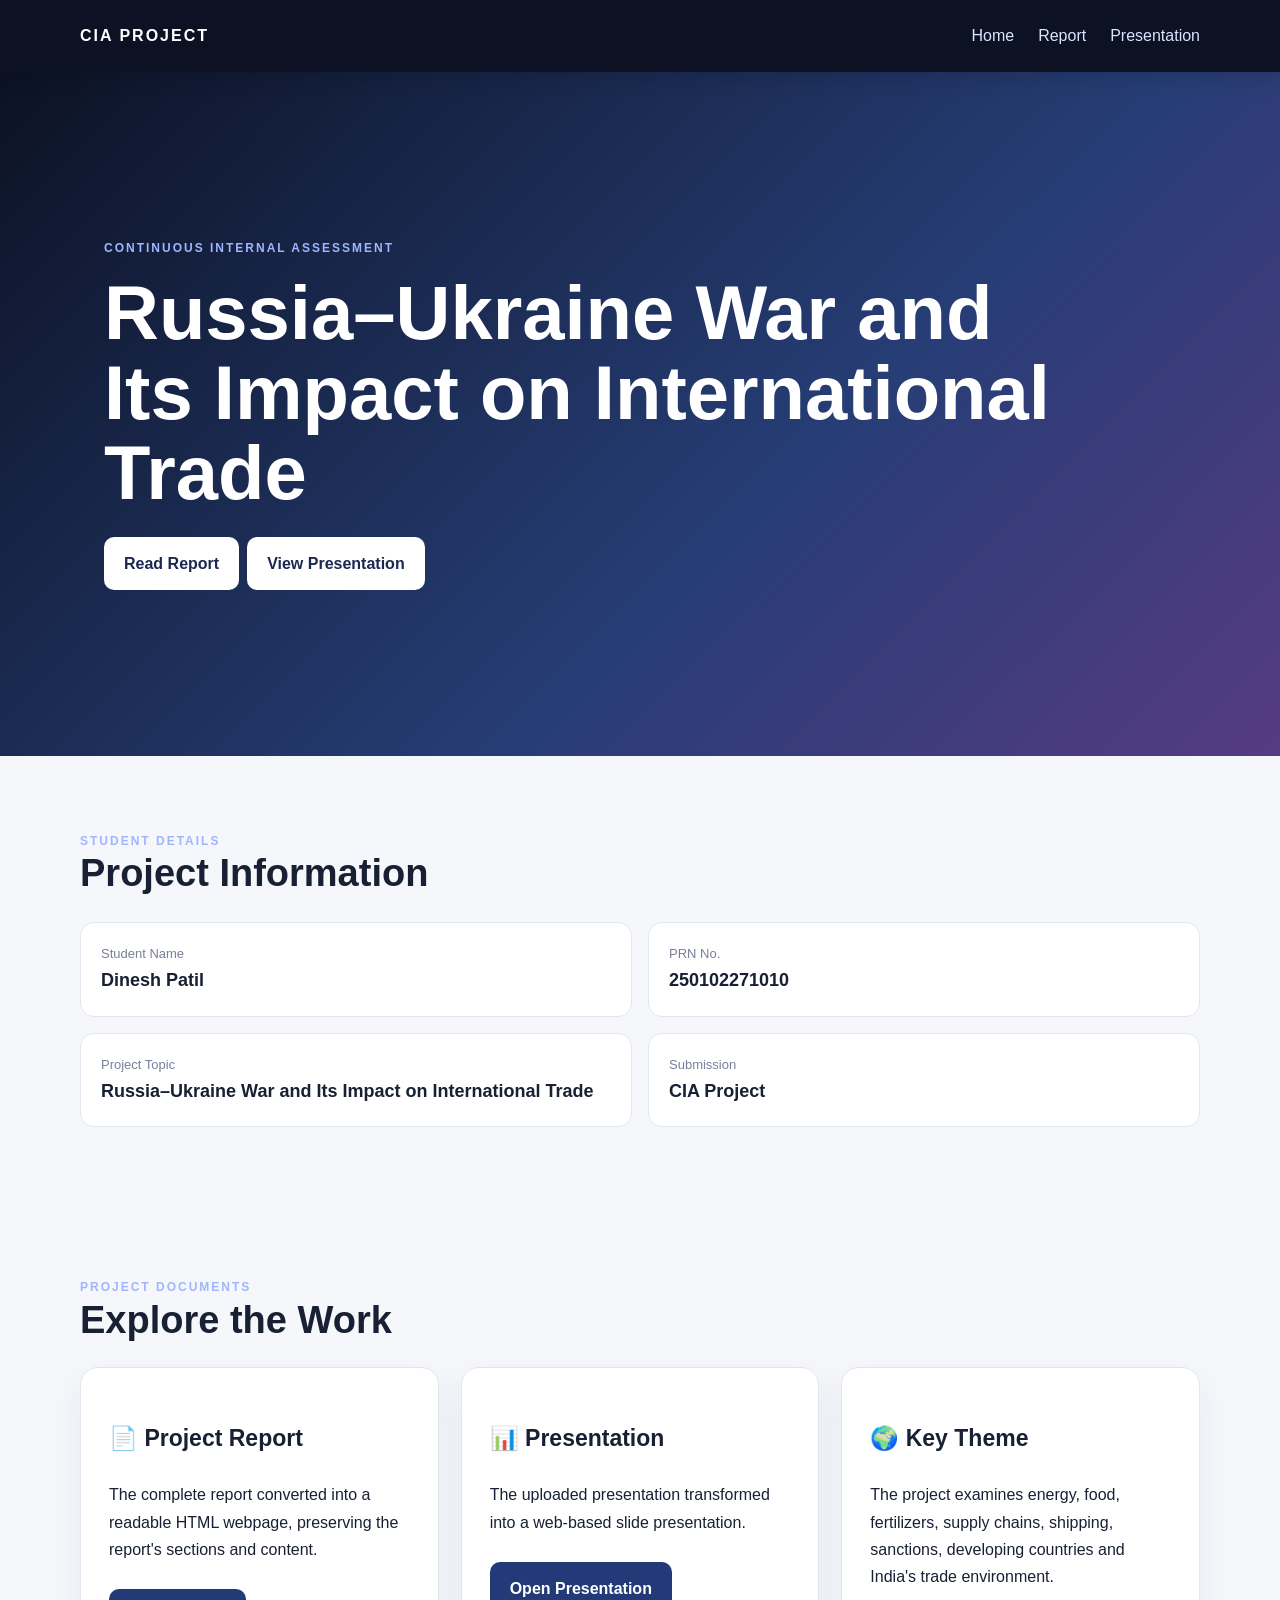
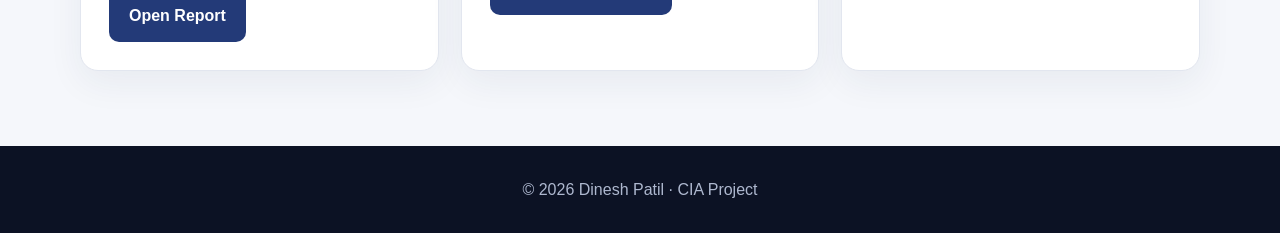
<file: index.html>
<!doctype html><html lang="en"><head><meta charset="utf-8"><meta name="viewport" content="width=device-width,initial-scale=1"><title>CIA Project | Dinesh Patil</title><link rel="stylesheet" href="style.css"></head><body>
<nav><a class="brand" href="index.html">CIA PROJECT</a>
<div class="links"><a href="index.html">Home</a><a href="report.html">Report</a><a href="presentation.html">Presentation</a></div></nav>
<header class="hero"><div class="wrap"><div class="kicker">Continuous Internal Assessment</div>
<h1>Russia–Ukraine War and Its Impact on International Trade</h1>
<a class="button" href="report.html">Read Report</a><a class="button" href="presentation.html">View Presentation</a>
</div></header>
<section><div class="section-inner"><div class="kicker">Student Details</div><h2>Project Information</h2>
<div class="meta"><div><span>Student Name</span><strong>Dinesh Patil</strong></div><div><span>PRN No.</span><strong>250102271010</strong></div><div><span>Project Topic</span><strong>Russia–Ukraine War and Its Impact on International Trade</strong></div><div><span>Submission</span><strong>CIA Project</strong></div></div></div></section>
<section><div class="section-inner"><div class="kicker">Project Documents</div><h2>Explore the Work</h2><div class="cards">
<div class="card"><h3>📄 Project Report</h3><p>The complete report converted into a readable HTML webpage, preserving the report's sections and content.</p><a class="button dark" href="report.html">Open Report</a></div>
<div class="card"><h3>📊 Presentation</h3><p>The uploaded presentation transformed into a web-based slide presentation.</p><a class="button dark" href="presentation.html">Open Presentation</a></div>
<div class="card"><h3>🌍 Key Theme</h3><p>The project examines energy, food, fertilizers, supply chains, shipping, sanctions, developing countries and India's trade environment.</p></div>
</div></div></section>
<footer>© 2026 Dinesh Patil · CIA Project</footer></body></html>
</file>
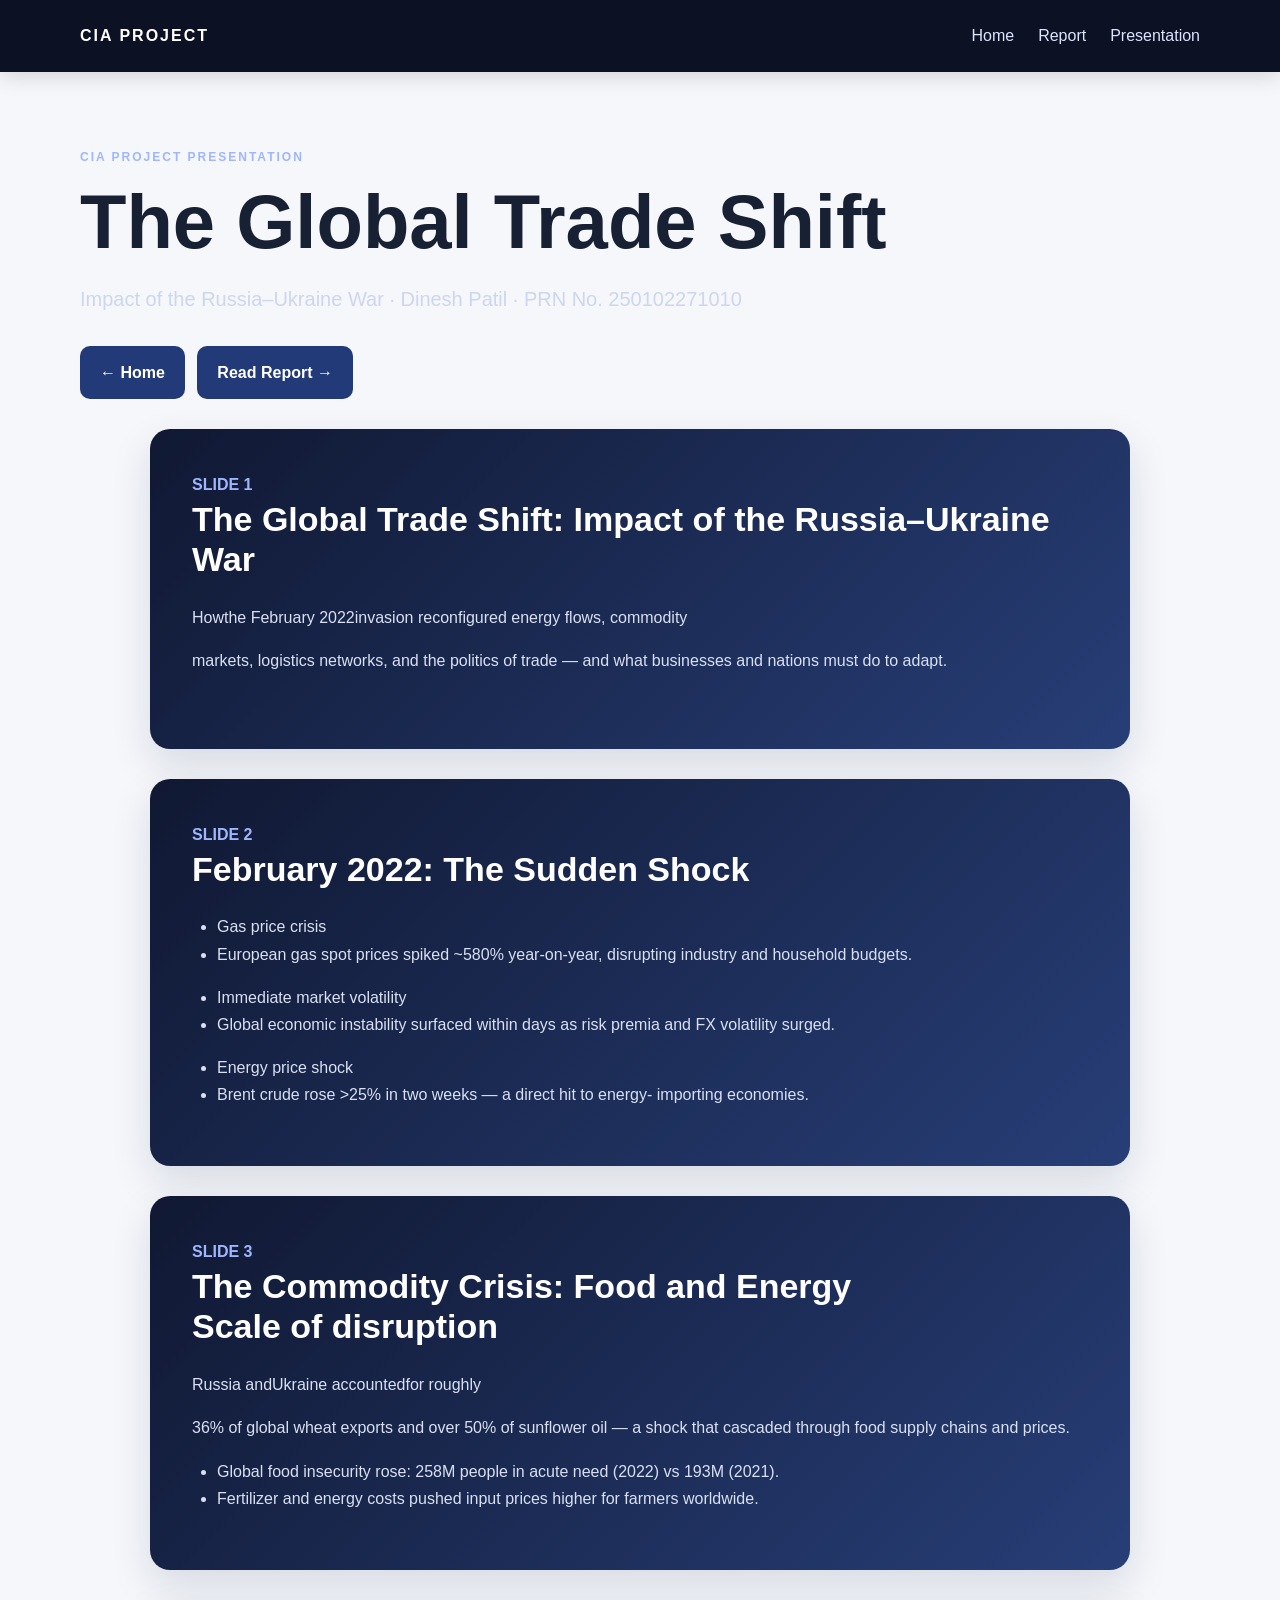
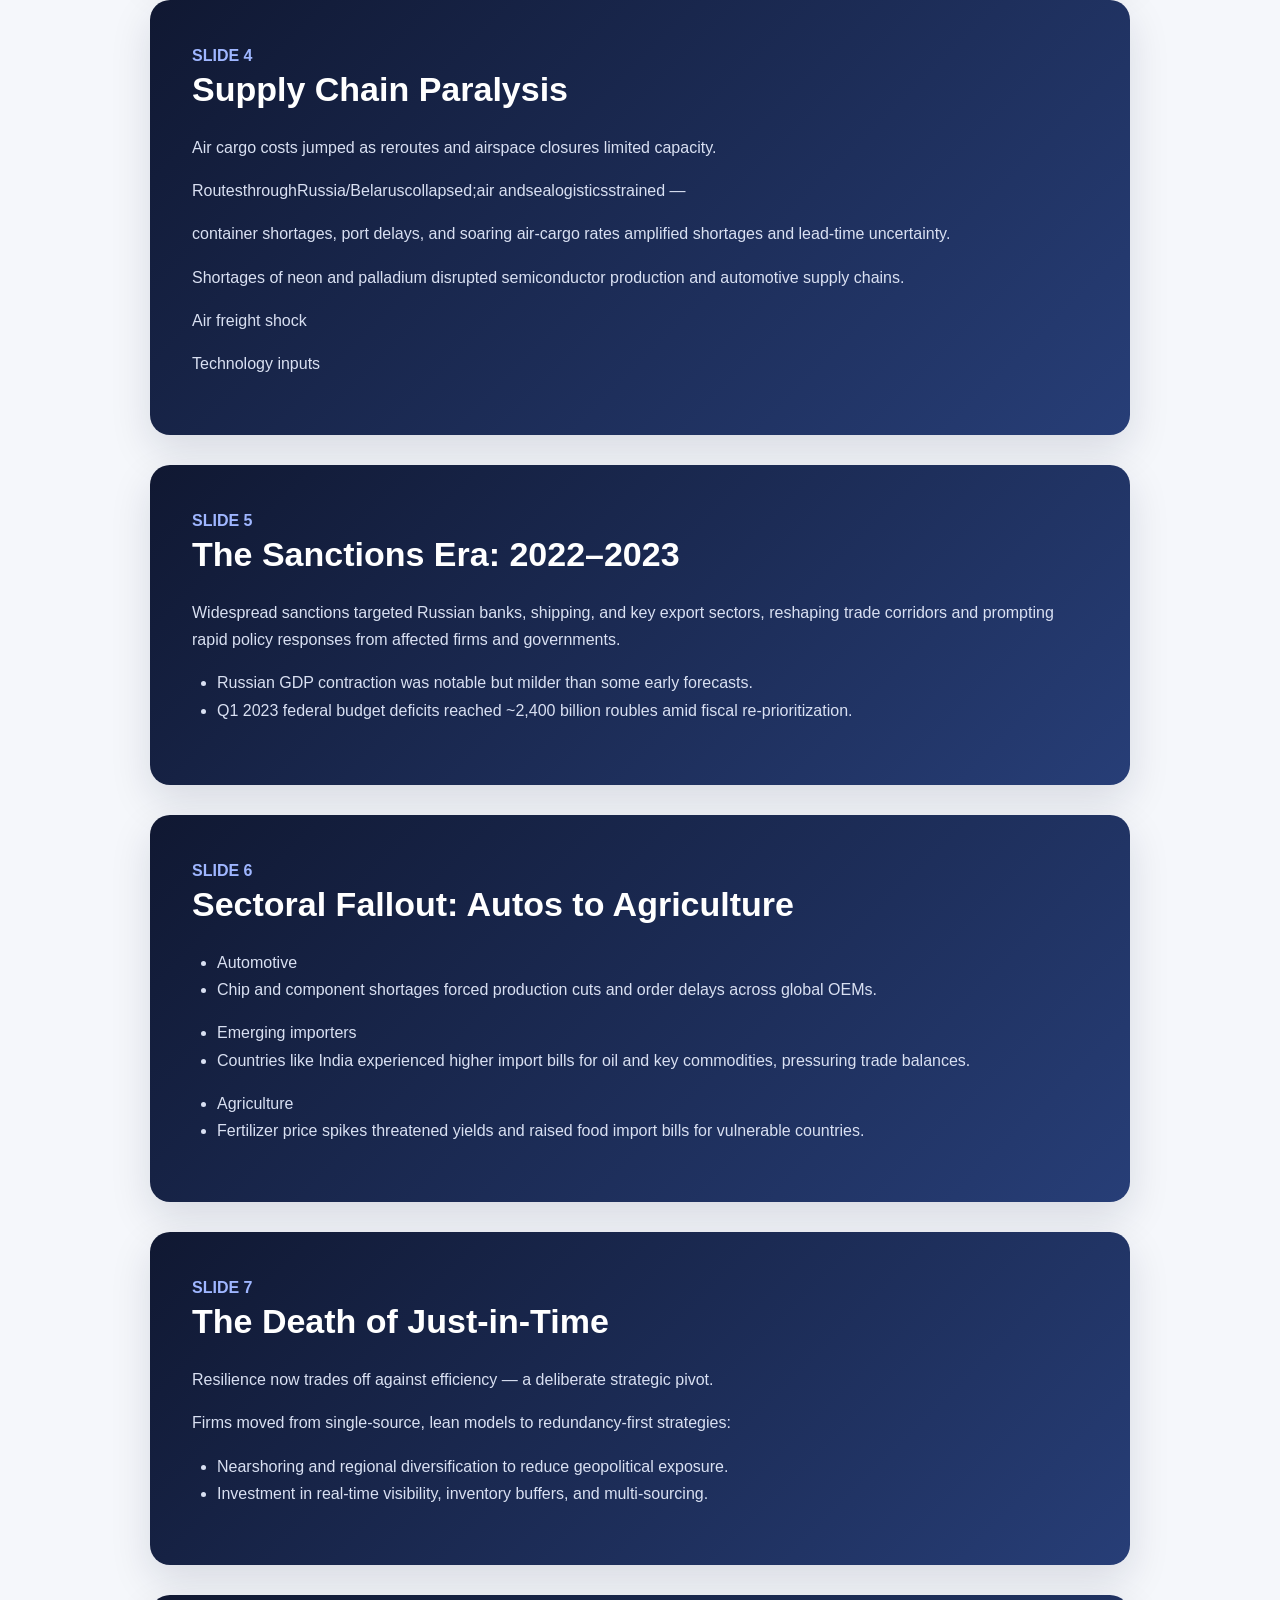
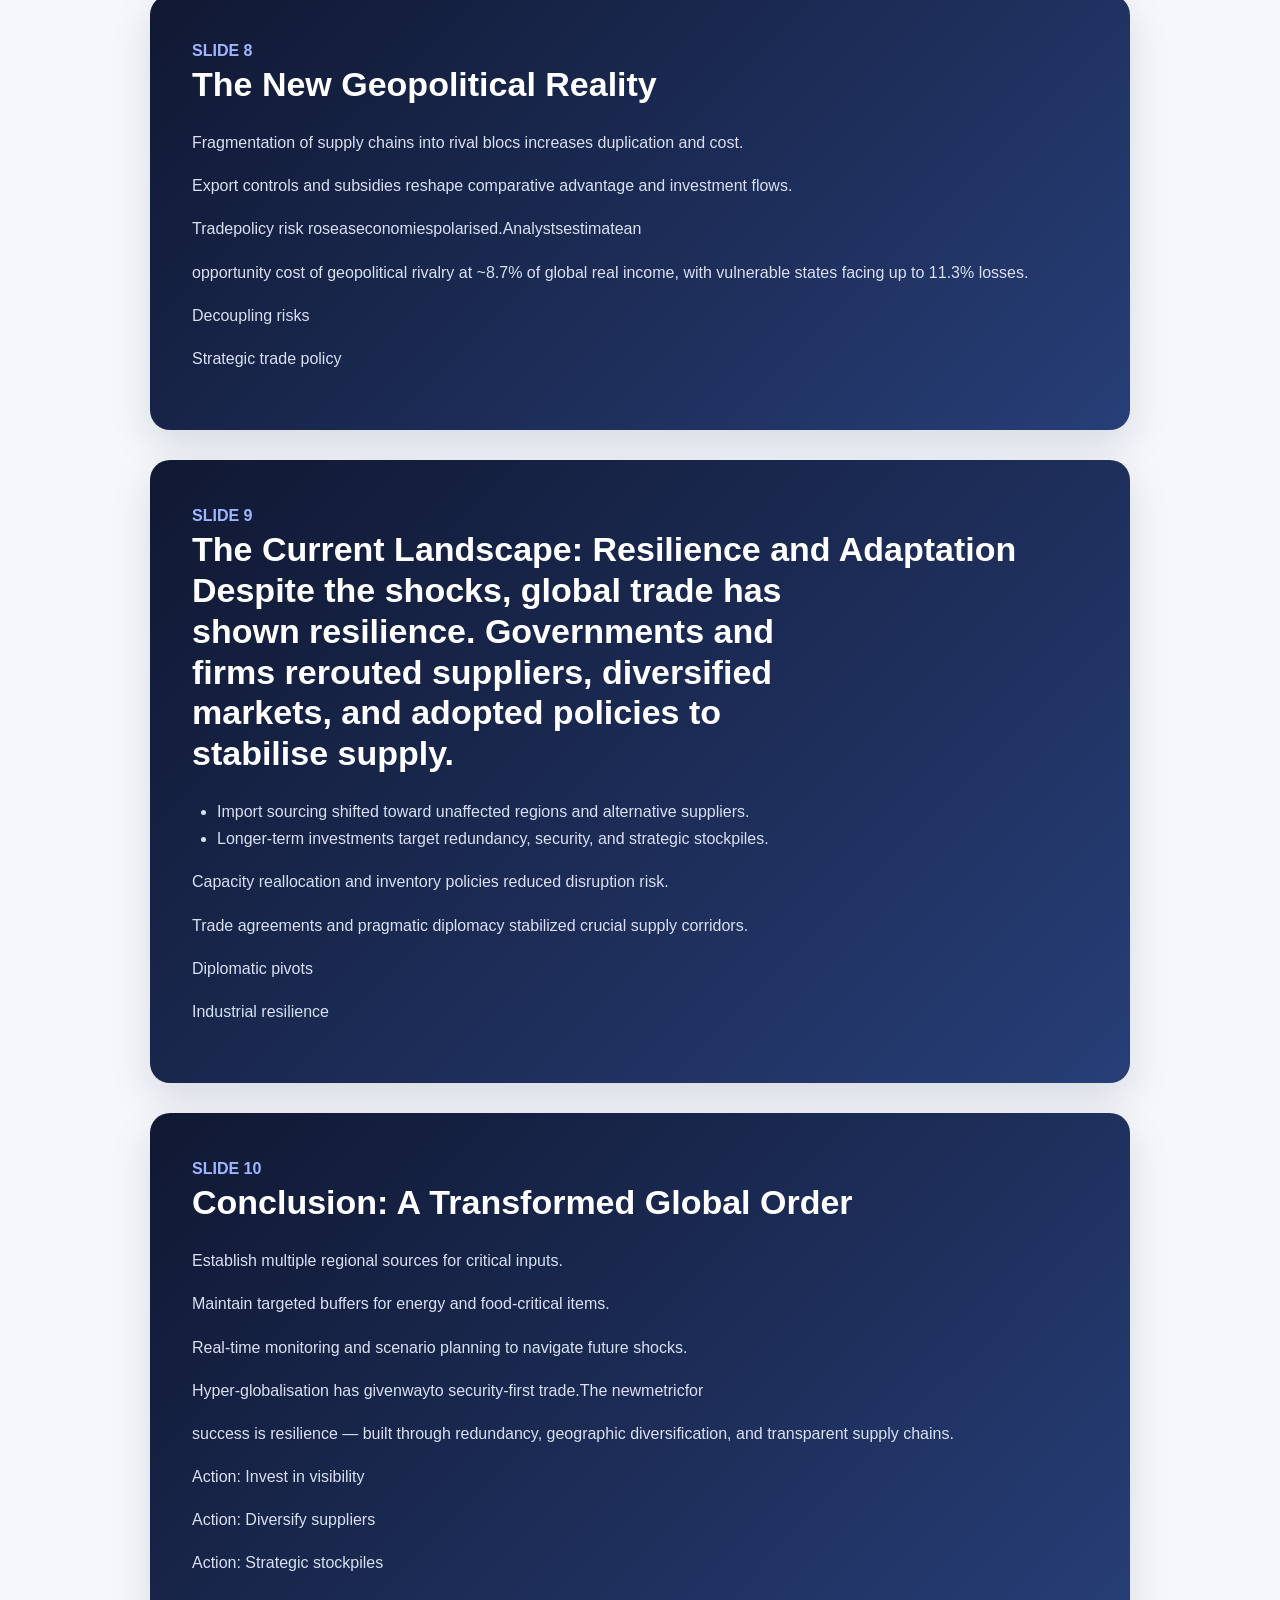
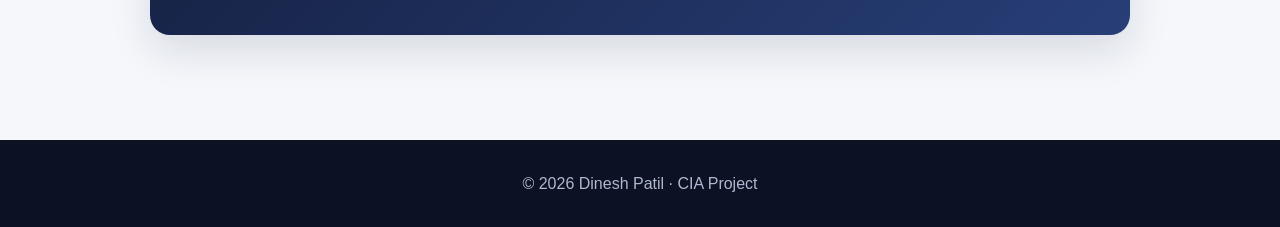
<file: presentation.html>
<!doctype html><html lang="en"><head><meta charset="utf-8"><meta name="viewport" content="width=device-width,initial-scale=1"><title>Presentation | Dinesh Patil</title><link rel="stylesheet" href="style.css"></head><body><nav><a class="brand" href="index.html">CIA PROJECT</a>
<div class="links"><a href="index.html">Home</a><a href="report.html">Report</a><a href="presentation.html">Presentation</a></div></nav>
<section><div class="section-inner"><div class="kicker">CIA Project Presentation</div><h1>The Global Trade Shift</h1>
<p class="lead">Impact of the Russia–Ukraine War · Dinesh Patil · PRN No. 250102271010</p><p><a class="button dark" href="index.html">← Home</a> <a class="button dark" href="report.html">Read Report →</a></p>
<article class="slide"><div class="slide-number">SLIDE 1</div><h2>The Global Trade Shift: Impact of the Russia–Ukraine War</h2><p>Howthe February 2022invasion reconfigured energy flows, commodity</p><p>markets, logistics networks, and the politics of trade — and what businesses and nations must do to adapt.</p></article><article class="slide"><div class="slide-number">SLIDE 2</div><h2>February 2022: The Sudden Shock</h2><ul><li>Gas price crisis</li><li>European gas spot prices spiked ~580% year-on-year, disrupting industry and household budgets.</li></ul><ul><li>Immediate market volatility</li><li>Global economic instability surfaced within days as risk premia and FX volatility surged.</li></ul><ul><li>Energy price shock</li><li>Brent crude rose &gt;25% in two weeks — a direct hit to energy- importing economies.</li></ul></article><article class="slide"><div class="slide-number">SLIDE 3</div><h2>The Commodity Crisis: Food and Energy<br>Scale of disruption</h2><p>Russia andUkraine accountedfor roughly</p><p>36% of global wheat exports and over 50% of sunflower oil — a shock that cascaded through food supply chains and prices.</p><ul><li>Global food insecurity rose: 258M people in acute need (2022) vs 193M (2021).</li><li>Fertilizer and energy costs pushed input prices higher for farmers worldwide.</li></ul></article><article class="slide"><div class="slide-number">SLIDE 4</div><h2>Supply Chain Paralysis</h2><p>Air cargo costs jumped as reroutes and airspace closures limited capacity.</p><p>RoutesthroughRussia/Belaruscollapsed;air andsealogisticsstrained —</p><p>container shortages, port delays, and soaring air-cargo rates amplified shortages and lead-time uncertainty.</p><p>Shortages of neon and palladium disrupted semiconductor production and automotive supply chains.</p><p>Air freight shock</p><p>Technology inputs</p></article><article class="slide"><div class="slide-number">SLIDE 5</div><h2>The Sanctions Era: 2022–2023</h2><p>Widespread sanctions targeted Russian banks, shipping, and key export sectors, reshaping trade corridors and prompting rapid policy responses from affected firms and governments.</p><ul><li>Russian GDP contraction was notable but milder than some early forecasts.</li><li>Q1 2023 federal budget deficits reached ~2,400 billion roubles amid fiscal re-prioritization.</li></ul></article><article class="slide"><div class="slide-number">SLIDE 6</div><h2>Sectoral Fallout: Autos to Agriculture</h2><ul><li>Automotive</li><li>Chip and component shortages forced production cuts and order delays across global OEMs.</li></ul><ul><li>Emerging importers</li><li>Countries like India experienced higher import bills for oil and key commodities, pressuring trade balances.</li></ul><ul><li>Agriculture</li><li>Fertilizer price spikes threatened yields and raised food import bills for vulnerable countries.</li></ul></article><article class="slide"><div class="slide-number">SLIDE 7</div><h2>The Death of Just‐in‐Time</h2><p>Resilience now trades off against efficiency — a deliberate strategic pivot.</p><p>Firms moved from single-source, lean models to redundancy-first strategies:</p><ul><li>Nearshoring and regional diversification to reduce geopolitical exposure.</li><li>Investment in real-time visibility, inventory buffers, and multi-sourcing.</li></ul></article><article class="slide"><div class="slide-number">SLIDE 8</div><h2>The New Geopolitical Reality</h2><p>Fragmentation of supply chains into rival blocs increases duplication and cost.</p><p>Export controls and subsidies reshape comparative advantage and investment flows.</p><p>Tradepolicy risk roseaseconomiespolarised.Analystsestimatean</p><p>opportunity cost of geopolitical rivalry at ~8.7% of global real income, with vulnerable states facing up to 11.3% losses.</p><p>Decoupling risks</p><p>Strategic trade policy</p></article><article class="slide"><div class="slide-number">SLIDE 9</div><h2>The Current Landscape: Resilience and Adaptation<br>Despite the shocks, global trade has <br>shown resilience. Governments and <br>firms rerouted suppliers, diversified <br>markets, and adopted policies to <br>stabilise supply.</h2><ul><li>Import sourcing shifted toward unaffected regions and alternative suppliers.</li><li>Longer-term investments target redundancy, security, and strategic stockpiles.</li></ul><p>Capacity reallocation and inventory policies reduced disruption risk.</p><p>Trade agreements and pragmatic diplomacy stabilized crucial supply corridors.</p><p>Diplomatic pivots</p><p>Industrial resilience</p></article><article class="slide"><div class="slide-number">SLIDE 10</div><h2>Conclusion: A Transformed Global Order</h2><p>Establish multiple regional sources for critical inputs.</p><p>Maintain targeted buffers for energy and food-critical items.</p><p>Real-time monitoring and scenario planning to navigate future shocks.</p><p>Hyper-globalisation has givenwayto security-first trade.The newmetricfor</p><p>success is resilience — built through redundancy, geographic diversification, and transparent supply chains.</p><p>Action: Invest in visibility</p><p>Action: Diversify suppliers</p><p>Action: Strategic stockpiles</p></article>
</div></section><footer>© 2026 Dinesh Patil · CIA Project</footer></body></html>
</file>
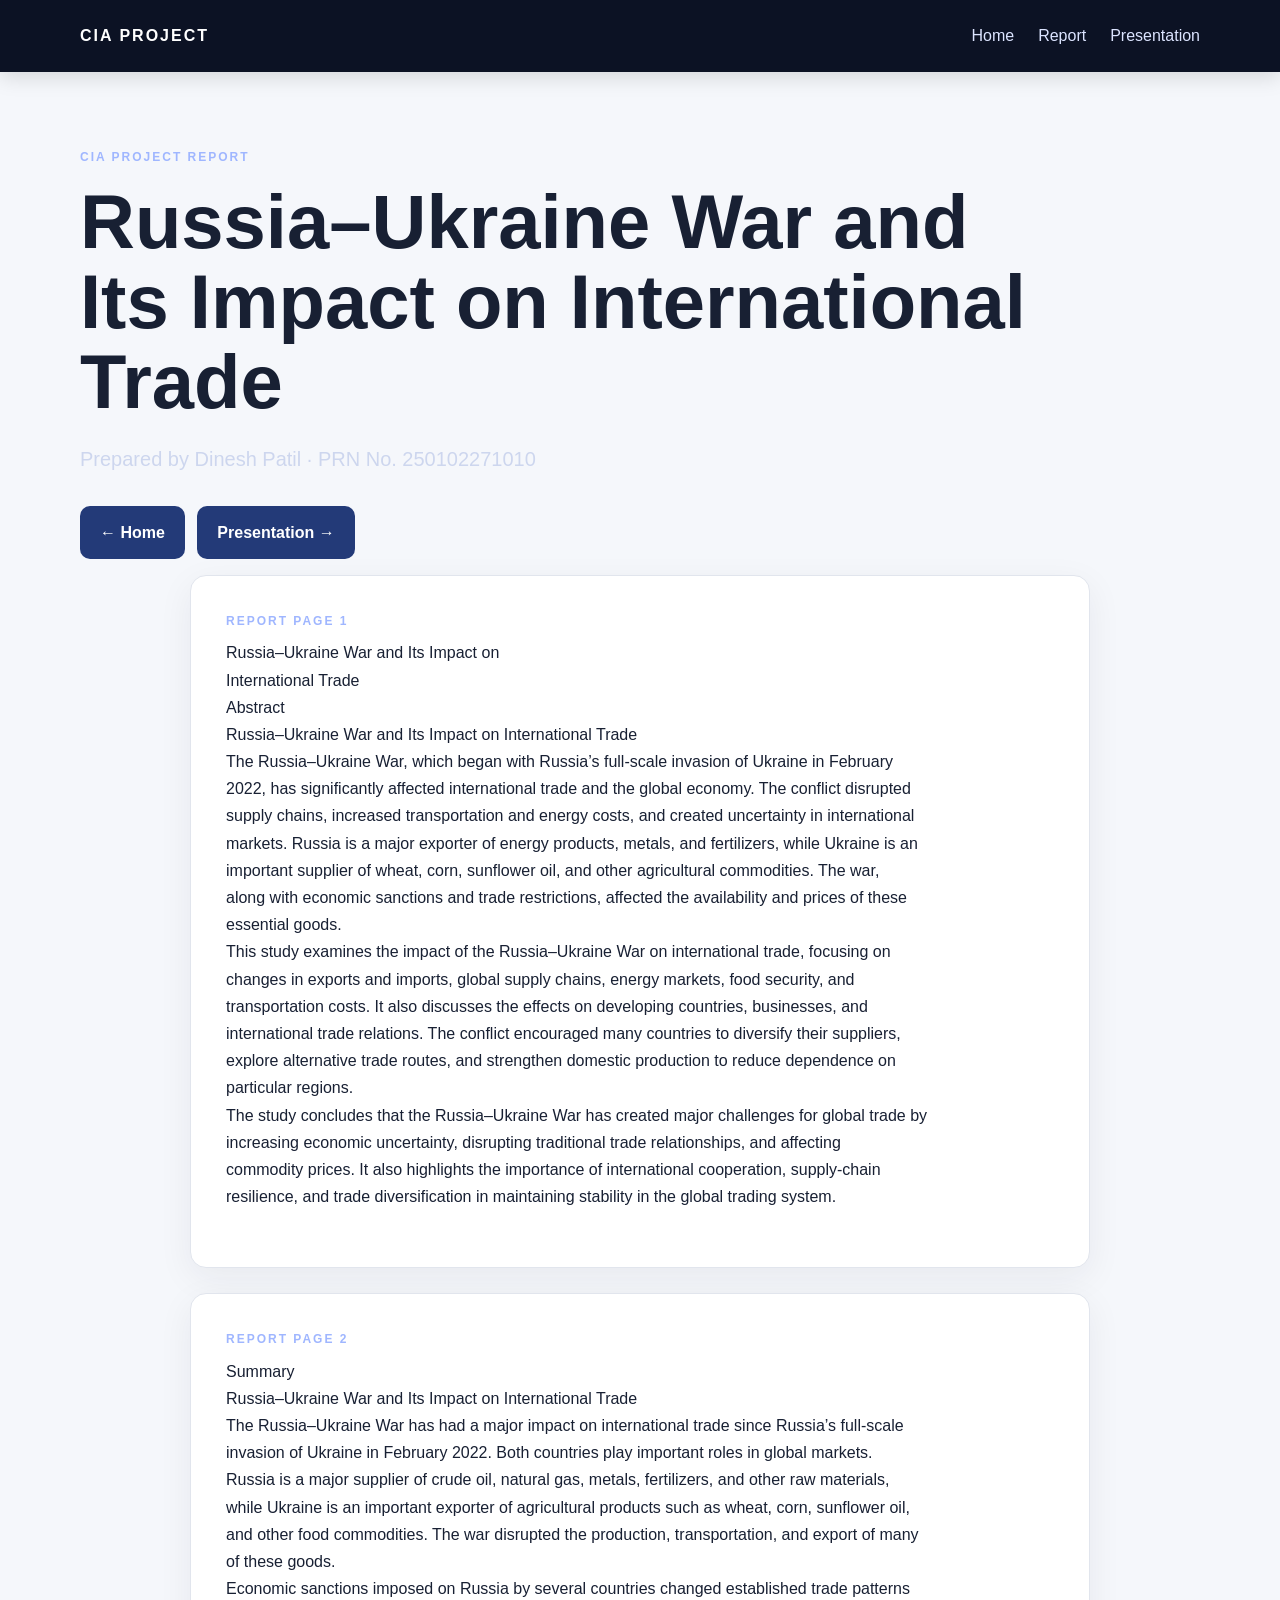
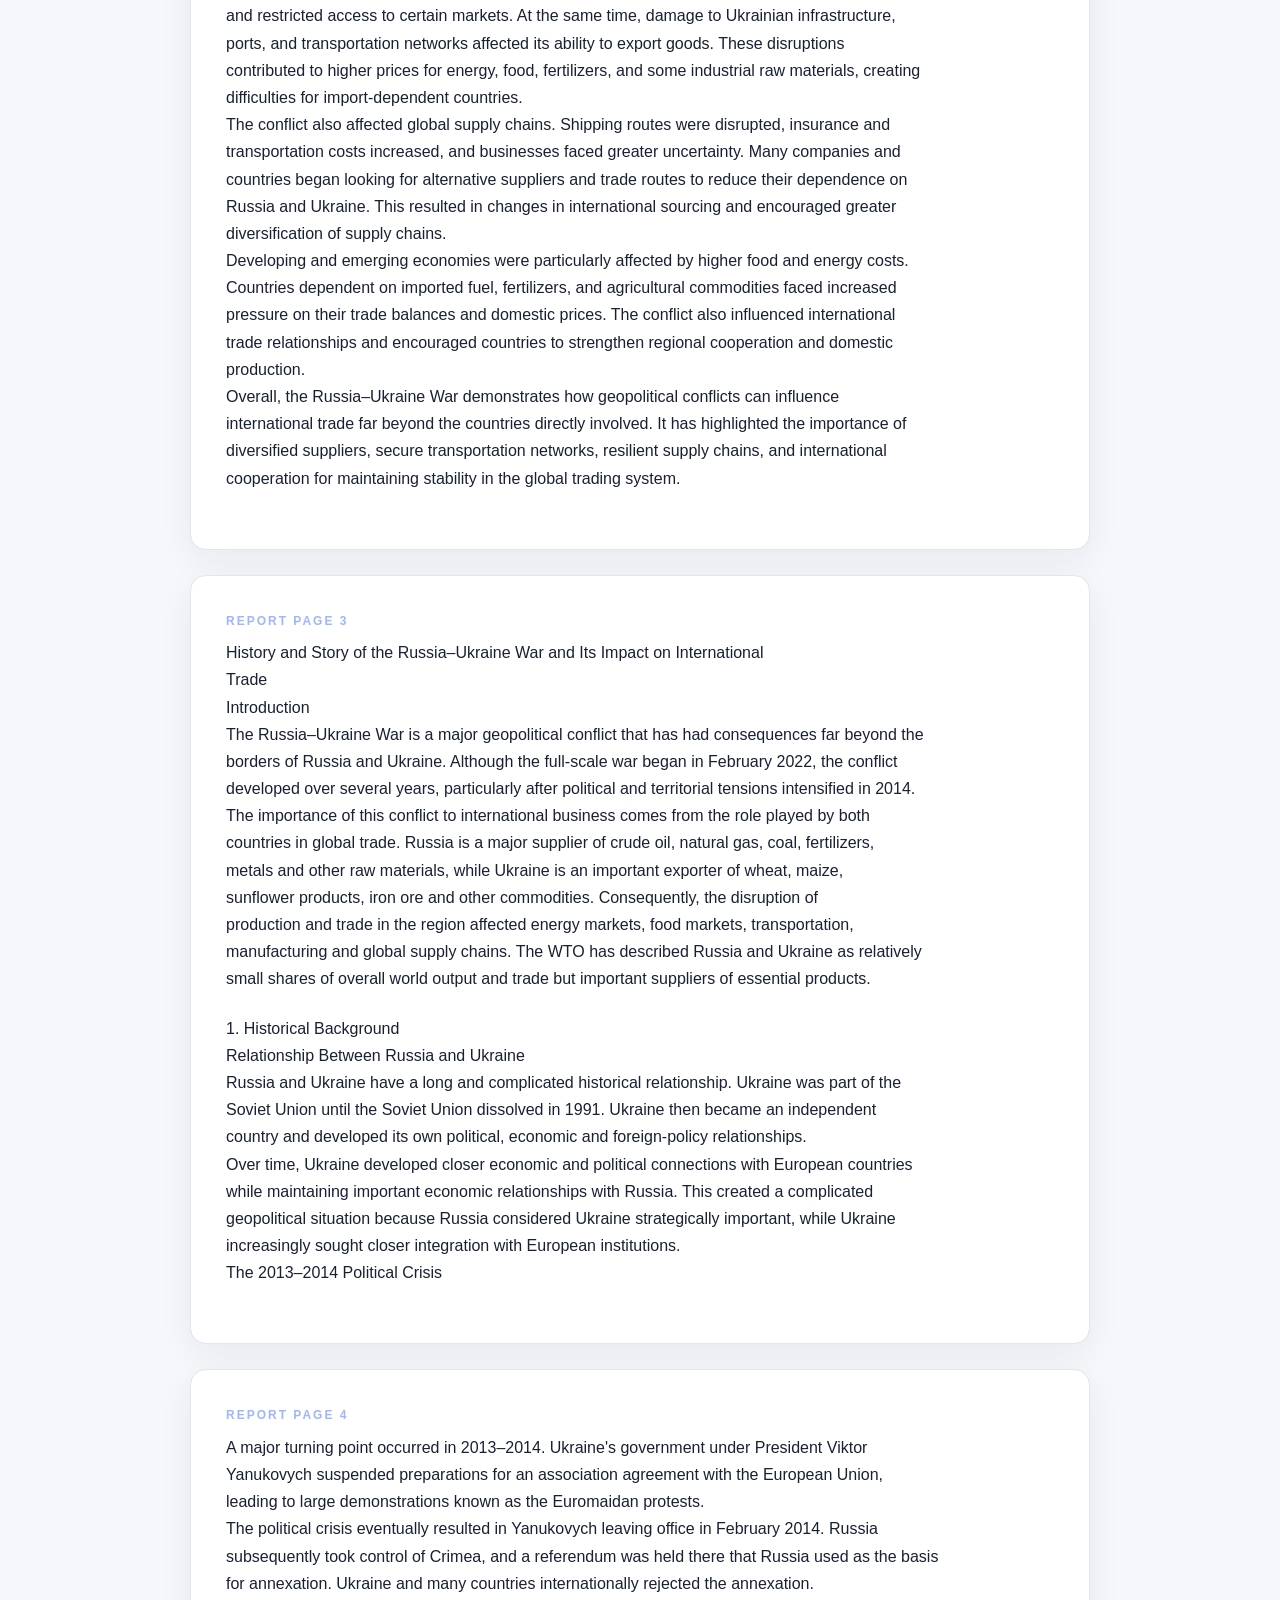
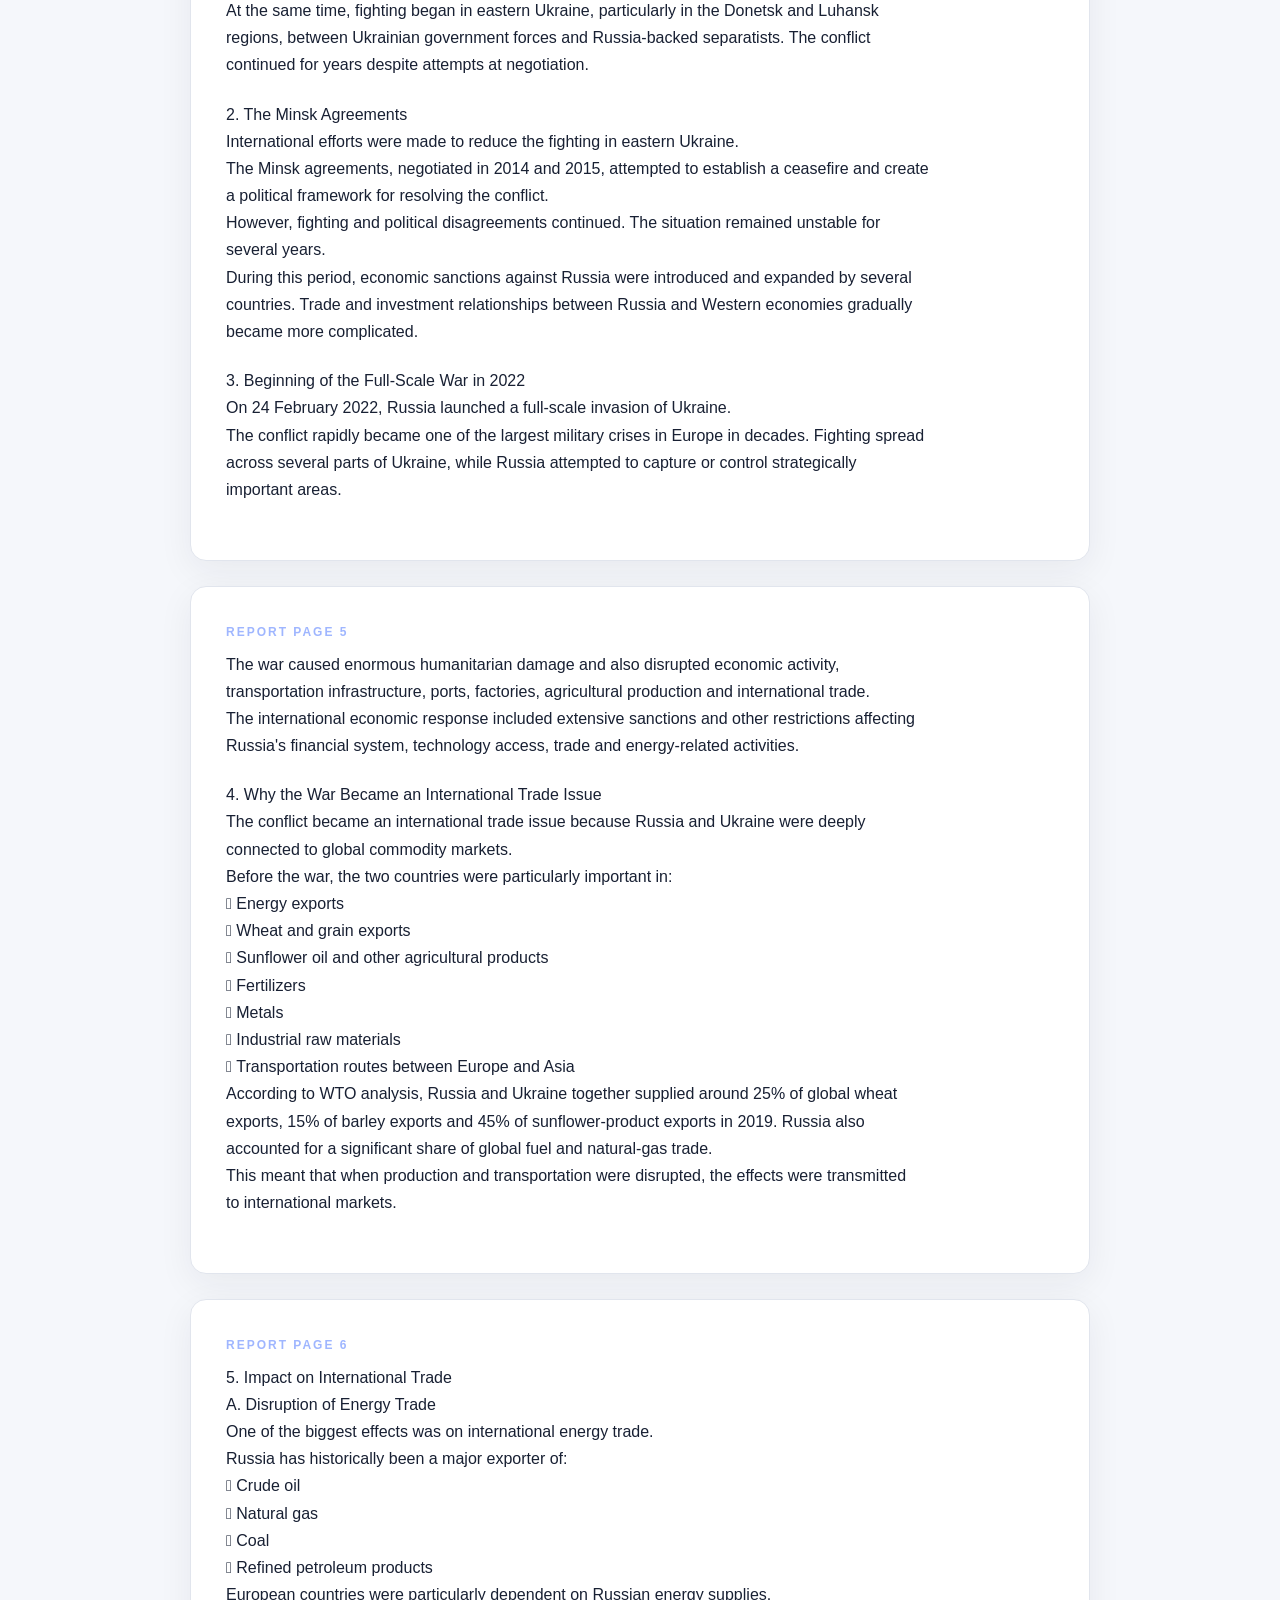
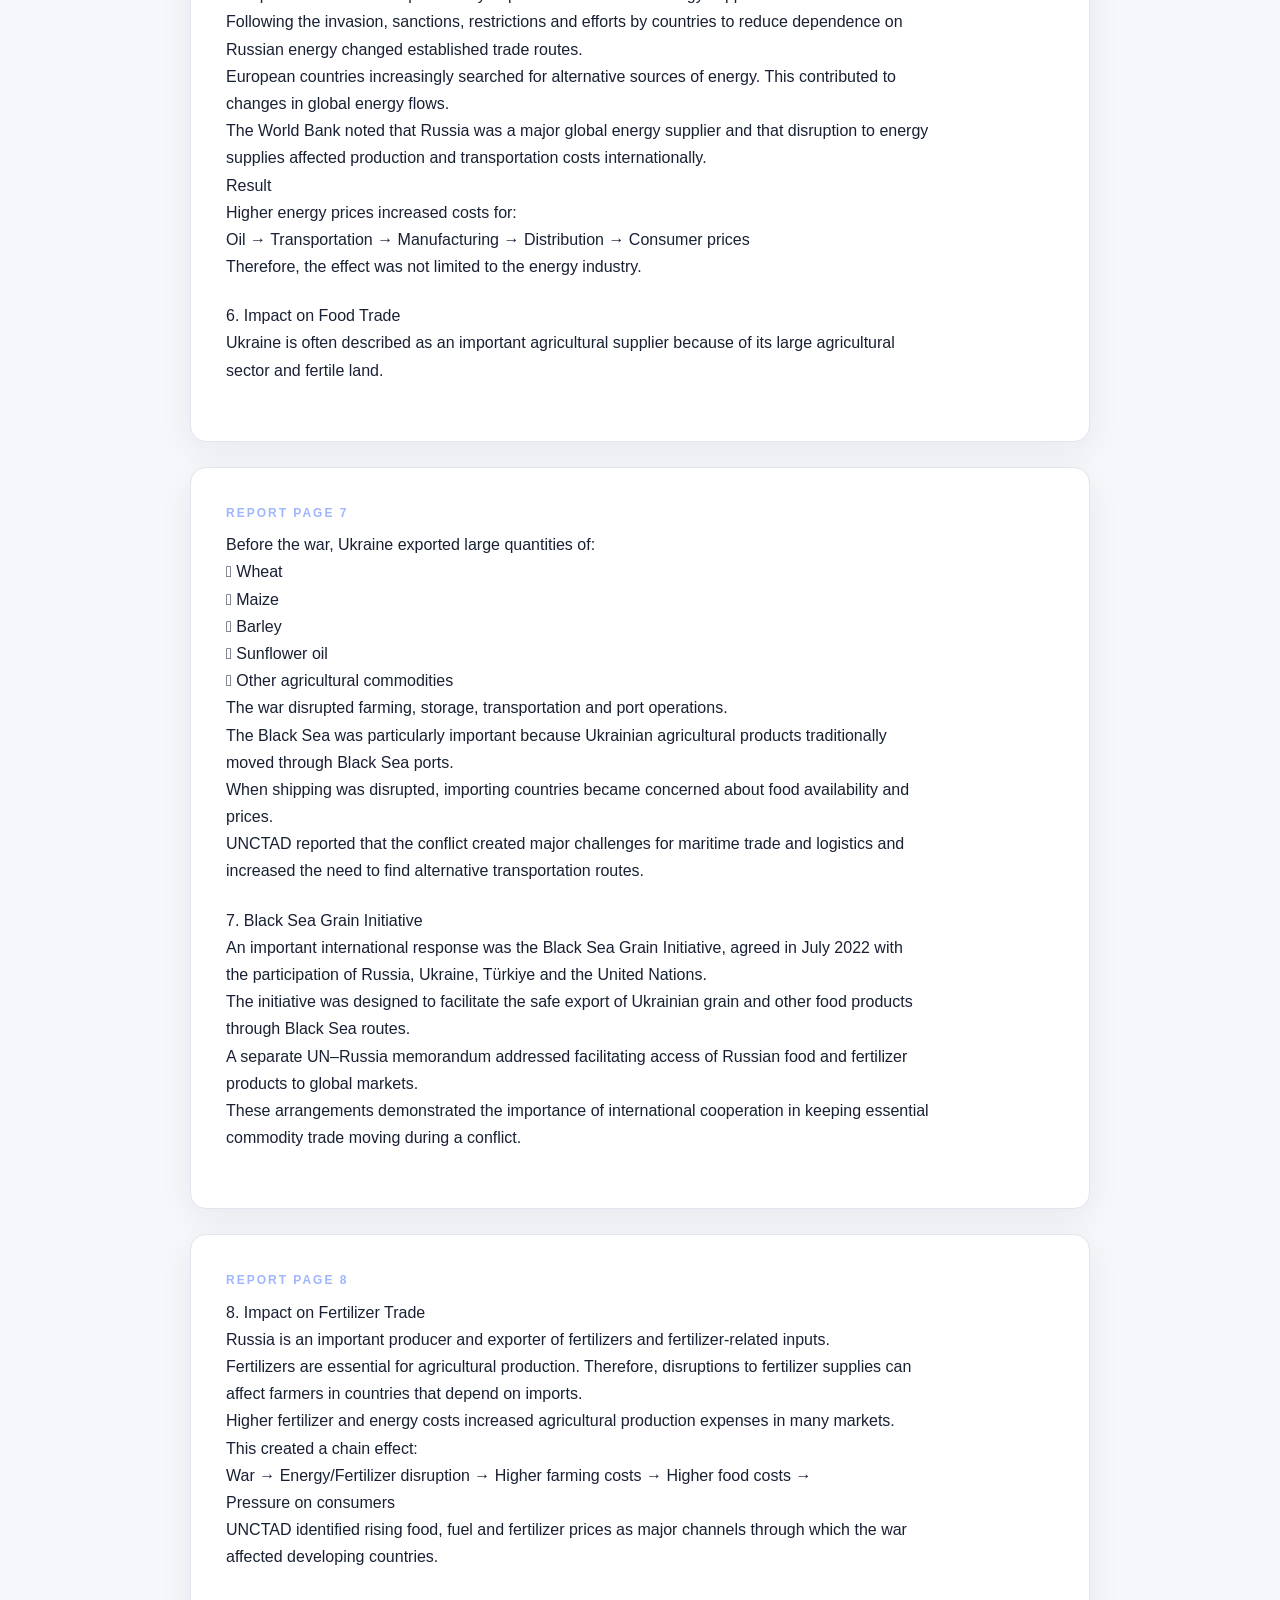
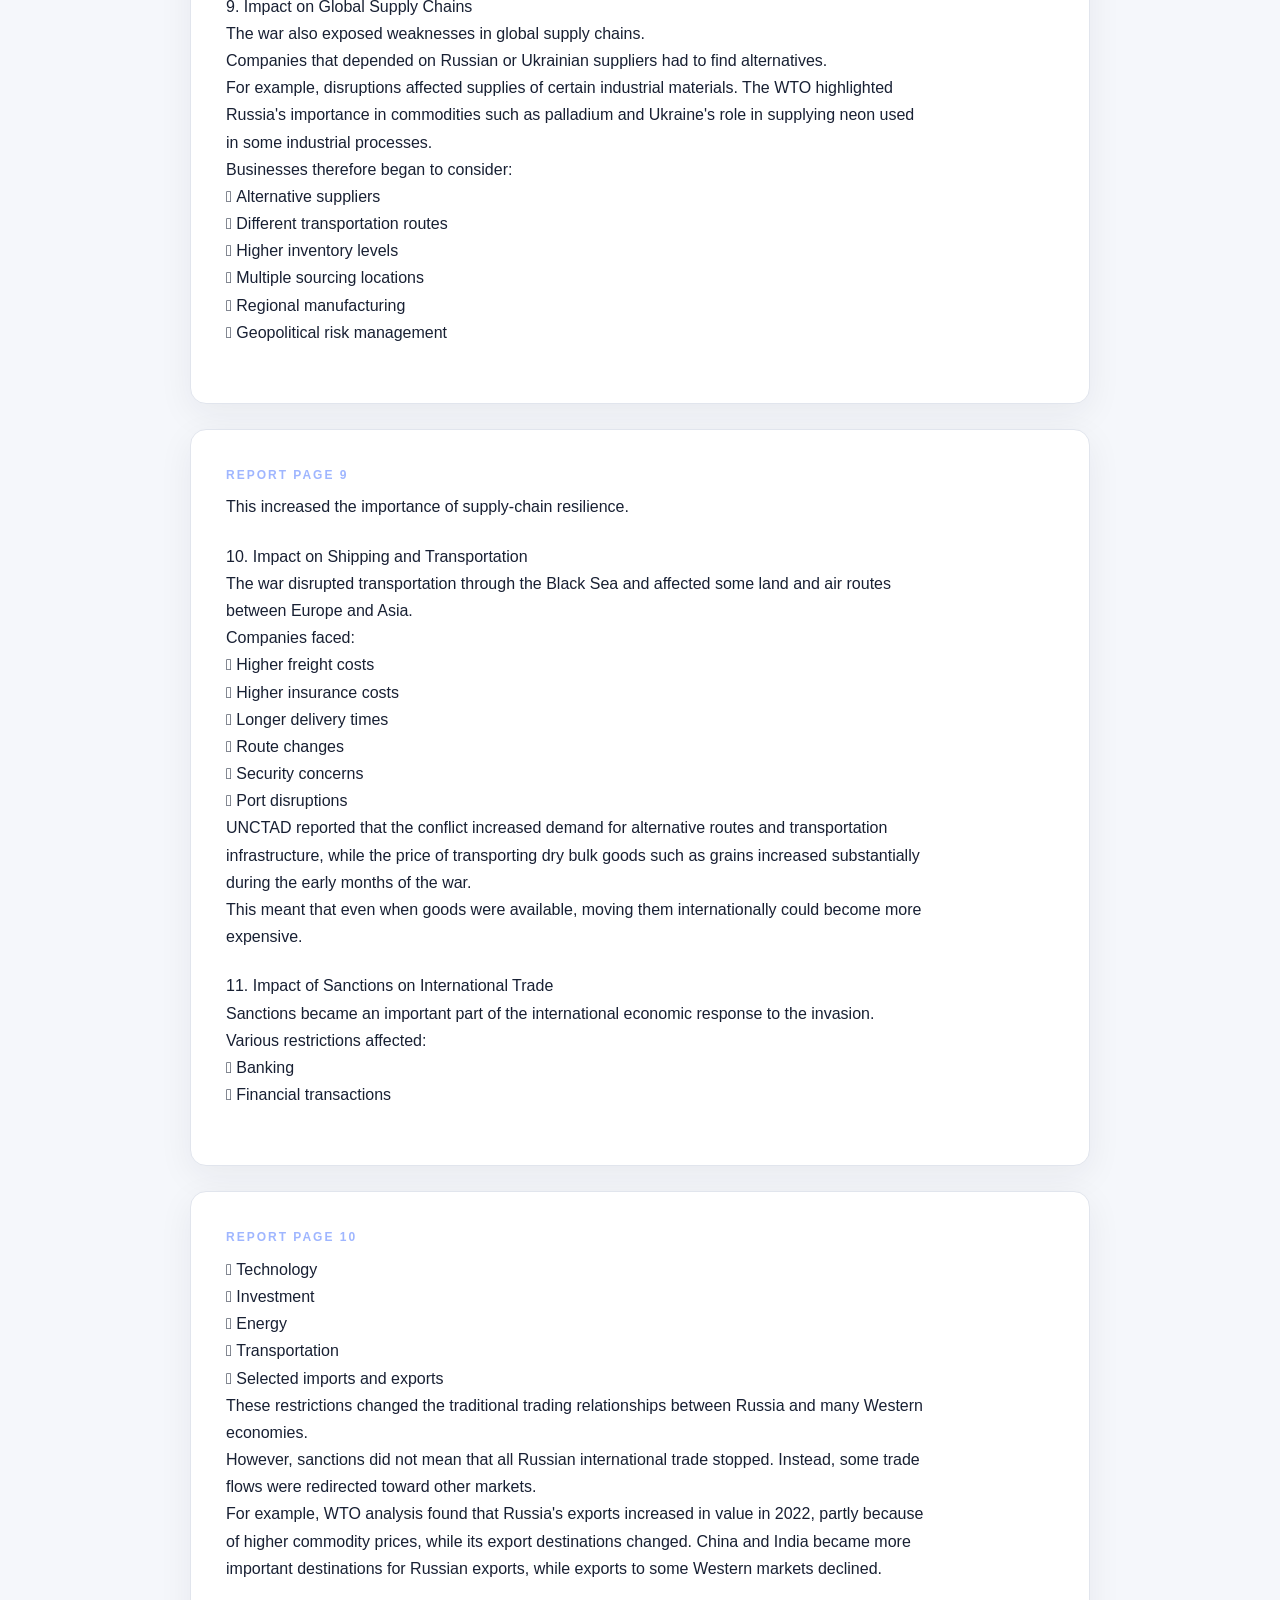
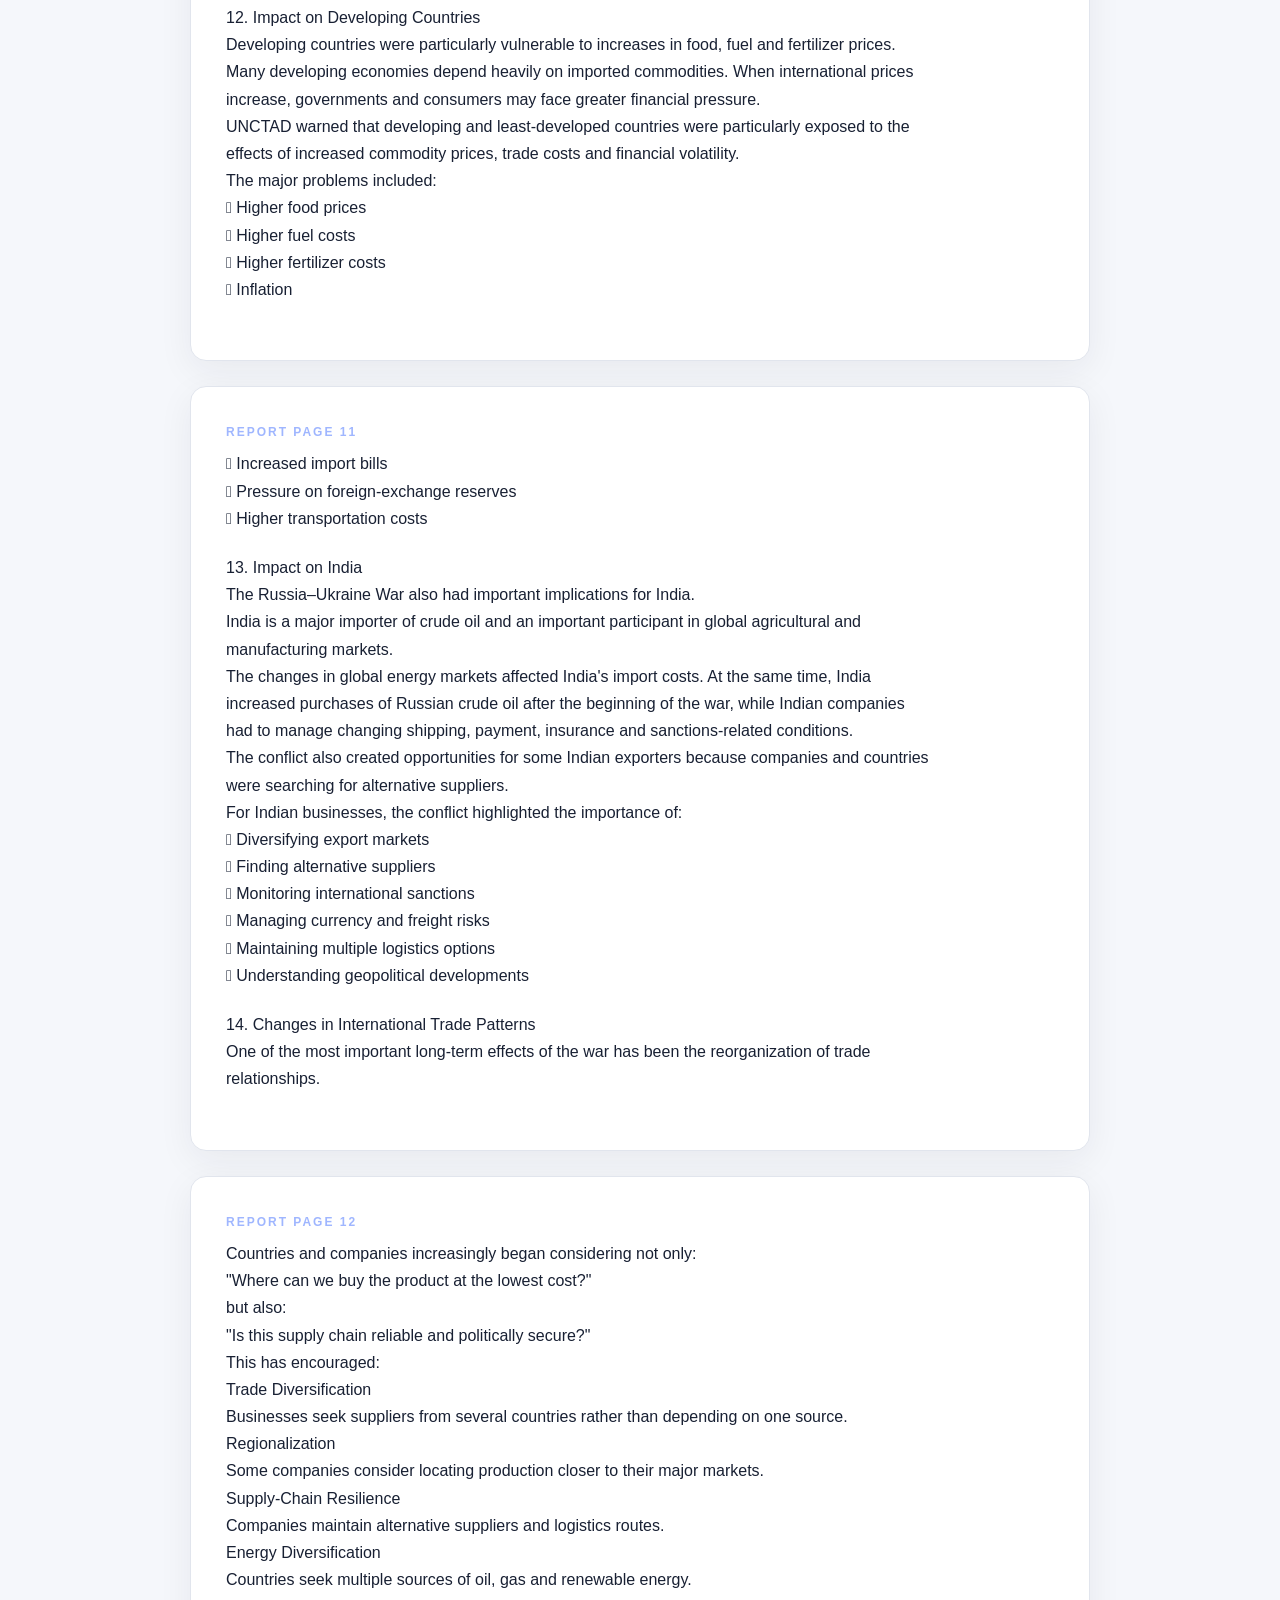
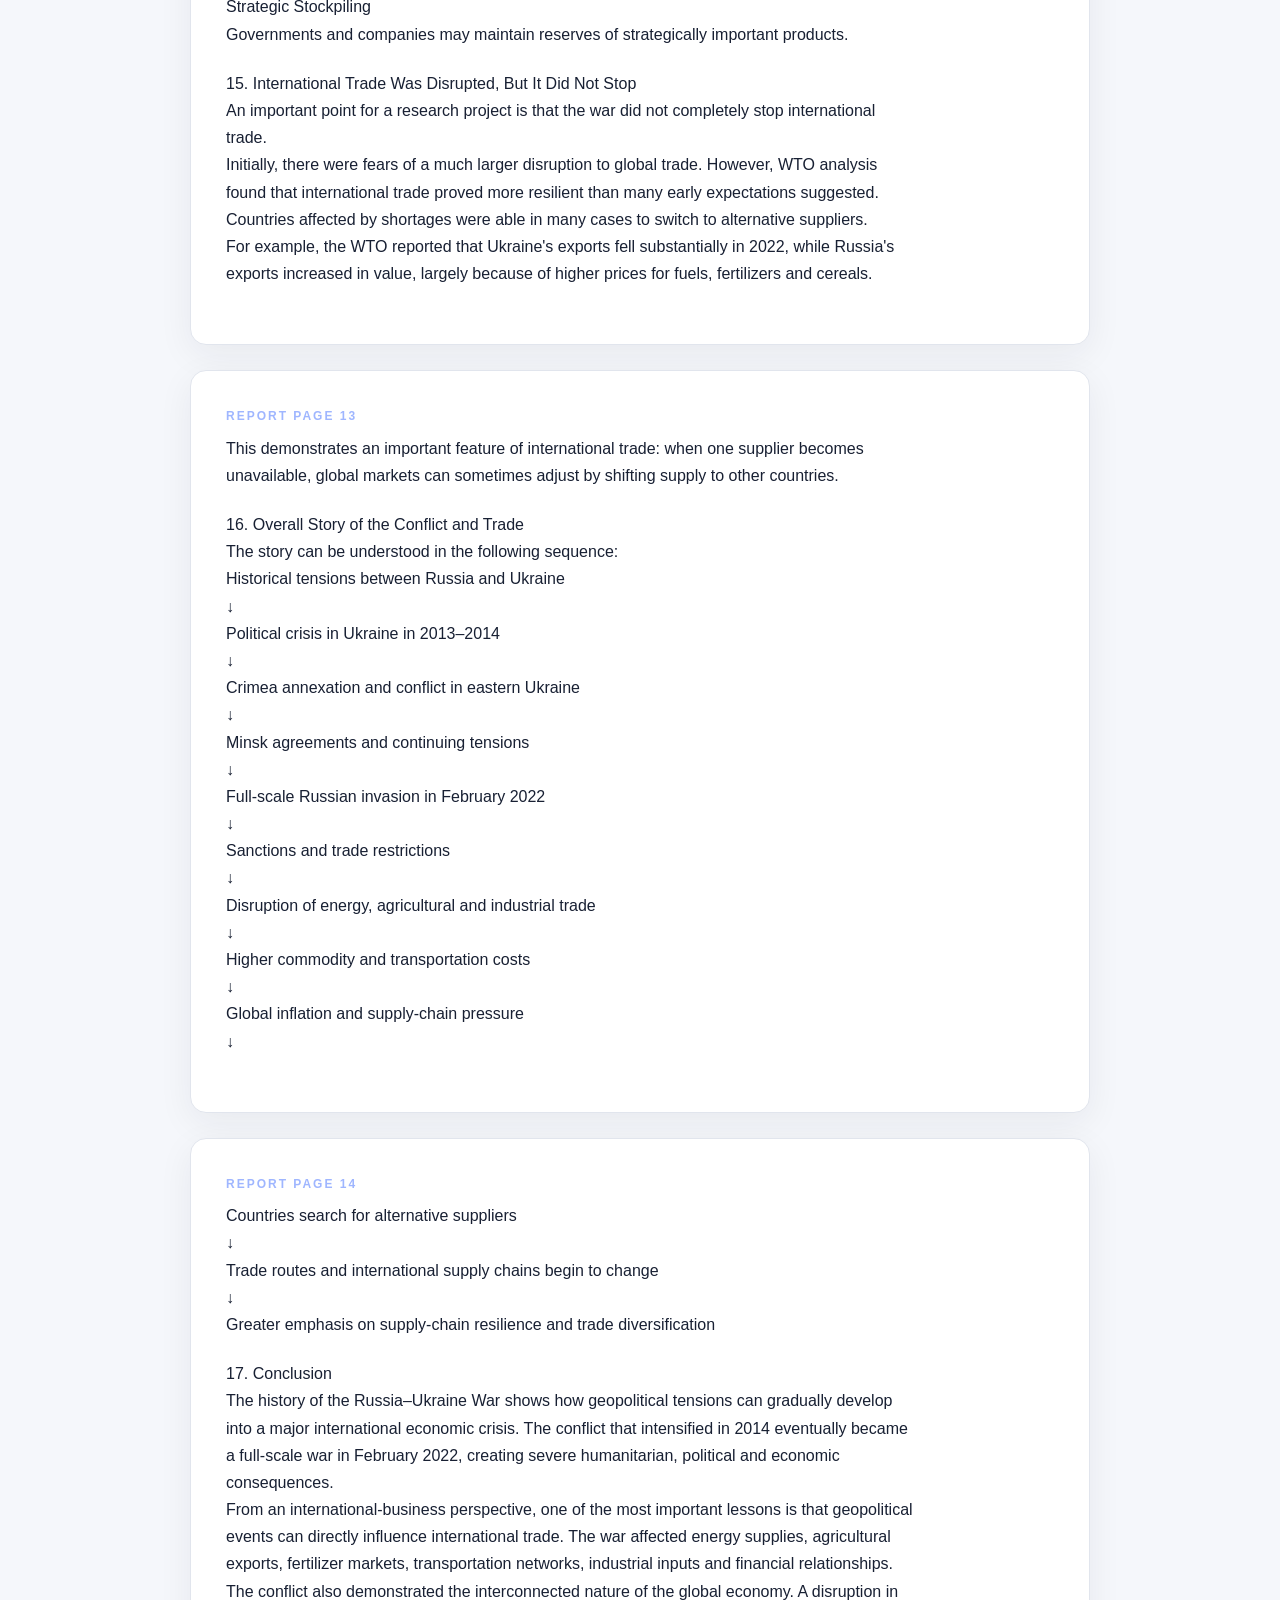
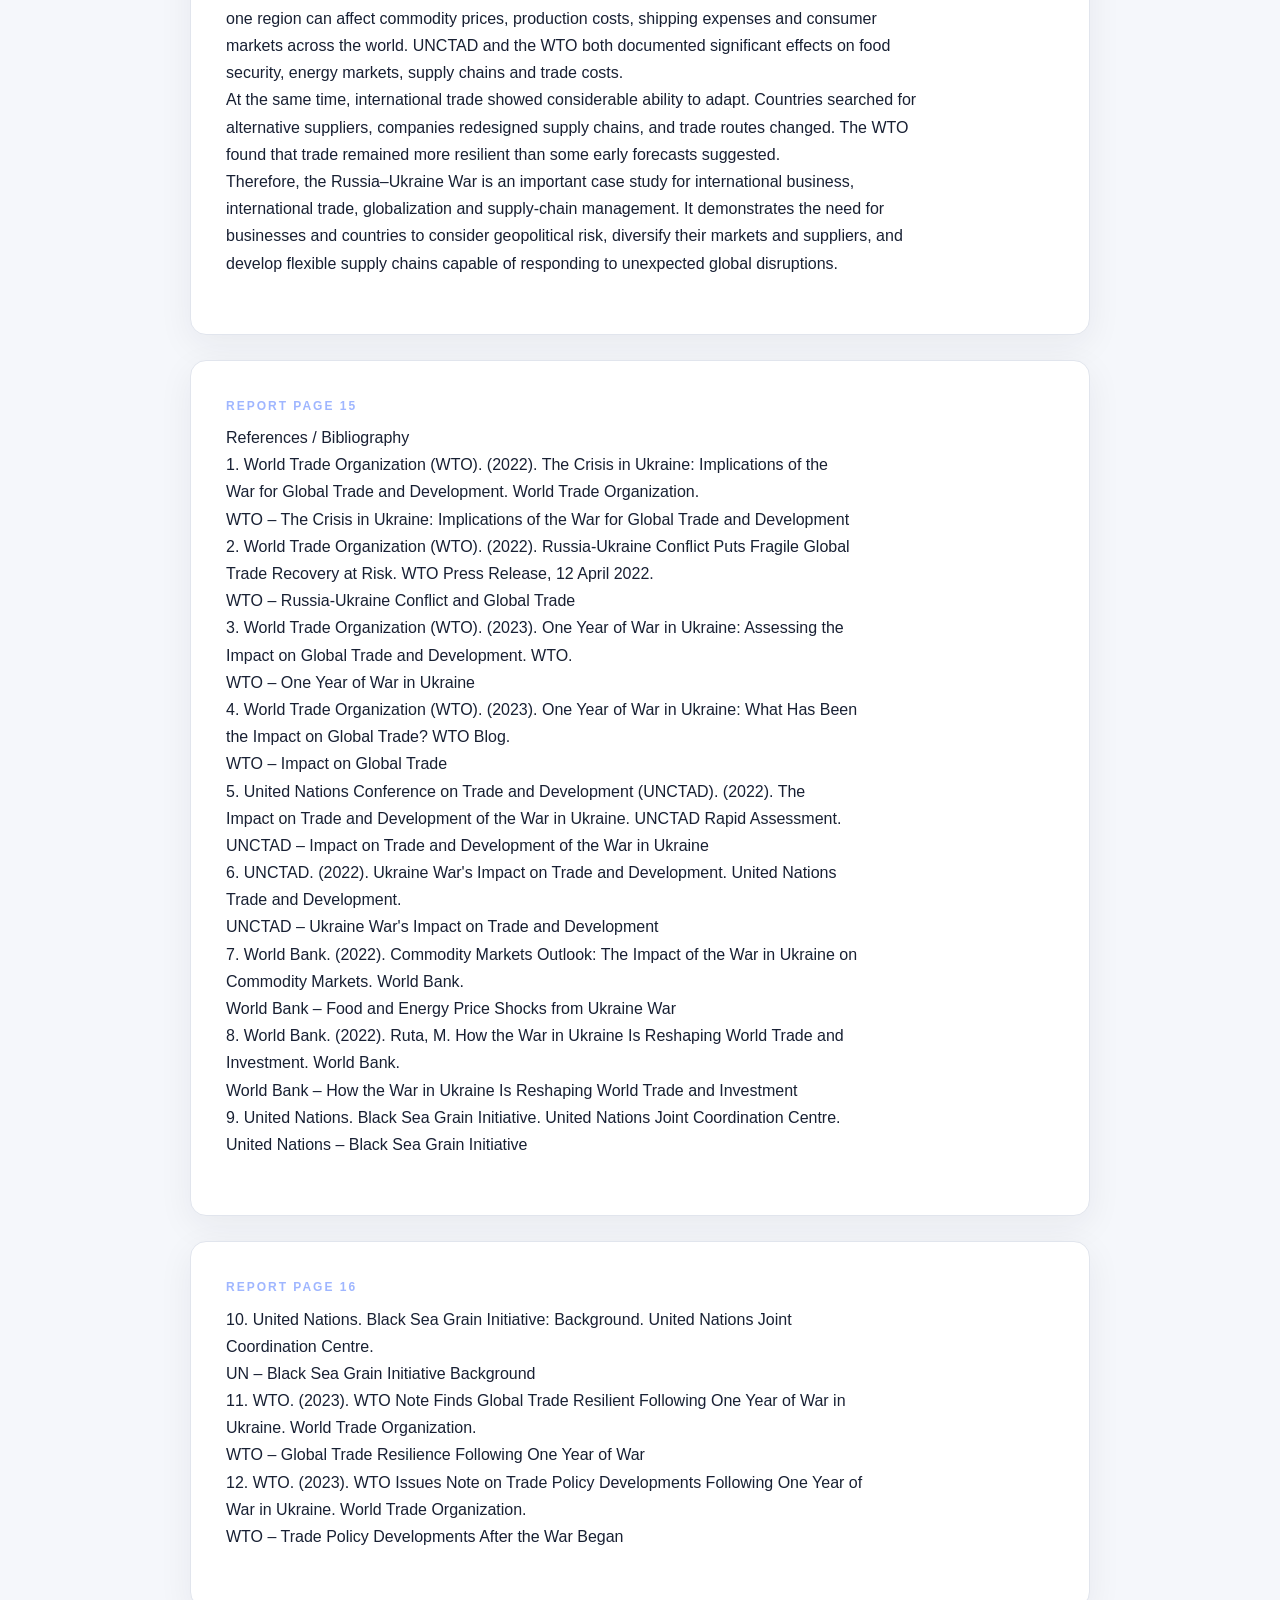
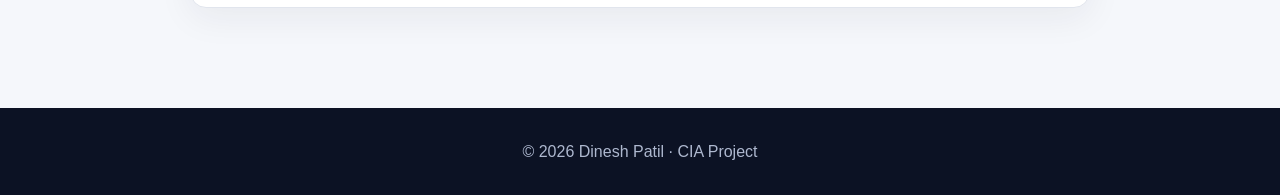
<file: report.html>
<!doctype html><html lang="en"><head><meta charset="utf-8"><meta name="viewport" content="width=device-width,initial-scale=1"><title>Project Report | Dinesh Patil</title><link rel="stylesheet" href="style.css"></head><body><nav><a class="brand" href="index.html">CIA PROJECT</a>
<div class="links"><a href="index.html">Home</a><a href="report.html">Report</a><a href="presentation.html">Presentation</a></div></nav>
<section><div class="section-inner"><div class="kicker">CIA Project Report</div><h1>Russia–Ukraine War and Its Impact on International Trade</h1>
<p class="lead">Prepared by Dinesh Patil · PRN No. 250102271010</p><p><a class="button dark" href="index.html">← Home</a> <a class="button dark" href="presentation.html">Presentation →</a></p>
<article class="doc"><div class="kicker">Report Page 1</div><p>Russia–Ukraine War and Its Impact on <br>International Trade <br>Abstract <br>Russia–Ukraine War and Its Impact on International Trade <br>The Russia–Ukraine War, which began with Russia’s full-scale invasion of Ukraine in February <br>2022, has significantly affected international trade and the global economy. The conflict disrupted <br>supply chains, increased transportation and energy costs, and created uncertainty in international <br>markets. Russia is a major exporter of energy products, metals, and fertilizers, while Ukraine is an <br>important supplier of wheat, corn, sunflower oil, and other agricultural commodities. The war, <br>along with economic sanctions and trade restrictions, affected the availability and prices of these <br>essential goods. <br>This study examines the impact of the Russia–Ukraine War on international trade, focusing on <br>changes in exports and imports, global supply chains, energy markets, food security, and <br>transportation costs. It also discusses the effects on developing countries, businesses, and <br>international trade relations. The conflict encouraged many countries to diversify their suppliers, <br>explore alternative trade routes, and strengthen domestic production to reduce dependence on <br>particular regions. <br>The study concludes that the Russia–Ukraine War has created major challenges for global trade by <br>increasing economic uncertainty, disrupting traditional trade relationships, and affecting <br>commodity prices. It also highlights the importance of international cooperation, supply-chain <br>resilience, and trade diversification in maintaining stability in the global trading system.</p></article><article class="doc"><div class="kicker">Report Page 2</div><p>Summary <br>Russia–Ukraine War and Its Impact on International Trade <br>The Russia–Ukraine War has had a major impact on international trade since Russia’s full-scale <br>invasion of Ukraine in February 2022. Both countries play important roles in global markets. <br>Russia is a major supplier of crude oil, natural gas, metals, fertilizers, and other raw materials, <br>while Ukraine is an important exporter of agricultural products such as wheat, corn, sunflower oil, <br>and other food commodities. The war disrupted the production, transportation, and export of many <br>of these goods. <br>Economic sanctions imposed on Russia by several countries changed established trade patterns <br>and restricted access to certain markets. At the same time, damage to Ukrainian infrastructure, <br>ports, and transportation networks affected its ability to export goods. These disruptions <br>contributed to higher prices for energy, food, fertilizers, and some industrial raw materials, creating <br>difficulties for import-dependent countries. <br>The conflict also affected global supply chains. Shipping routes were disrupted, insurance and <br>transportation costs increased, and businesses faced greater uncertainty. Many companies and <br>countries began looking for alternative suppliers and trade routes to reduce their dependence on <br>Russia and Ukraine. This resulted in changes in international sourcing and encouraged greater <br>diversification of supply chains. <br>Developing and emerging economies were particularly affected by higher food and energy costs. <br>Countries dependent on imported fuel, fertilizers, and agricultural commodities faced increased <br>pressure on their trade balances and domestic prices. The conflict also influenced international <br>trade relationships and encouraged countries to strengthen regional cooperation and domestic <br>production. <br>Overall, the Russia–Ukraine War demonstrates how geopolitical conflicts can influence <br>international trade far beyond the countries directly involved. It has highlighted the importance of <br>diversified suppliers, secure transportation networks, resilient supply chains, and international <br>cooperation for maintaining stability in the global trading system.</p></article><article class="doc"><div class="kicker">Report Page 3</div><p>History and Story of the Russia–Ukraine War and Its Impact on International <br>Trade <br>Introduction <br>The Russia–Ukraine War is a major geopolitical conflict that has had consequences far beyond the <br>borders of Russia and Ukraine. Although the full-scale war began in February 2022, the conflict <br>developed over several years, particularly after political and territorial tensions intensified in 2014. <br>The importance of this conflict to international business comes from the role played by both <br>countries in global trade. Russia is a major supplier of crude oil, natural gas, coal, fertilizers, <br>metals and other raw materials, while Ukraine is an important exporter of wheat, maize, <br>sunflower products, iron ore and other commodities. Consequently, the disruption of <br>production and trade in the region affected energy markets, food markets, transportation, <br>manufacturing and global supply chains. The WTO has described Russia and Ukraine as relatively <br>small shares of overall world output and trade but important suppliers of essential products.</p>
<p>1. Historical Background <br>Relationship Between Russia and Ukraine <br>Russia and Ukraine have a long and complicated historical relationship. Ukraine was part of the <br>Soviet Union until the Soviet Union dissolved in 1991. Ukraine then became an independent <br>country and developed its own political, economic and foreign-policy relationships. <br>Over time, Ukraine developed closer economic and political connections with European countries <br>while maintaining important economic relationships with Russia. This created a complicated <br>geopolitical situation because Russia considered Ukraine strategically important, while Ukraine <br>increasingly sought closer integration with European institutions. <br>The 2013–2014 Political Crisis</p></article><article class="doc"><div class="kicker">Report Page 4</div><p>A major turning point occurred in 2013–2014. Ukraine&#x27;s government under President Viktor <br>Yanukovych suspended preparations for an association agreement with the European Union, <br>leading to large demonstrations known as the Euromaidan protests. <br>The political crisis eventually resulted in Yanukovych leaving office in February 2014. Russia <br>subsequently took control of Crimea, and a referendum was held there that Russia used as the basis <br>for annexation. Ukraine and many countries internationally rejected the annexation. <br>At the same time, fighting began in eastern Ukraine, particularly in the Donetsk and Luhansk <br>regions, between Ukrainian government forces and Russia-backed separatists. The conflict <br>continued for years despite attempts at negotiation.</p>
<p>2. The Minsk Agreements <br>International efforts were made to reduce the fighting in eastern Ukraine. <br>The Minsk agreements, negotiated in 2014 and 2015, attempted to establish a ceasefire and create <br>a political framework for resolving the conflict. <br>However, fighting and political disagreements continued. The situation remained unstable for <br>several years. <br>During this period, economic sanctions against Russia were introduced and expanded by several <br>countries. Trade and investment relationships between Russia and Western economies gradually <br>became more complicated.</p>
<p>3. Beginning of the Full-Scale War in 2022 <br>On 24 February 2022, Russia launched a full-scale invasion of Ukraine. <br>The conflict rapidly became one of the largest military crises in Europe in decades. Fighting spread <br>across several parts of Ukraine, while Russia attempted to capture or control strategically <br>important areas.</p></article><article class="doc"><div class="kicker">Report Page 5</div><p>The war caused enormous humanitarian damage and also disrupted economic activity, <br>transportation infrastructure, ports, factories, agricultural production and international trade. <br>The international economic response included extensive sanctions and other restrictions affecting <br>Russia&#x27;s financial system, technology access, trade and energy-related activities.</p>
<p>4. Why the War Became an International Trade Issue <br>The conflict became an international trade issue because Russia and Ukraine were deeply <br>connected to global commodity markets. <br>Before the war, the two countries were particularly important in: <br> Energy exports  <br> Wheat and grain exports  <br> Sunflower oil and other agricultural products  <br> Fertilizers  <br> Metals  <br> Industrial raw materials  <br> Transportation routes between Europe and Asia  <br>According to WTO analysis, Russia and Ukraine together supplied around 25% of global wheat <br>exports, 15% of barley exports and 45% of sunflower-product exports in 2019. Russia also <br>accounted for a significant share of global fuel and natural-gas trade.  <br>This meant that when production and transportation were disrupted, the effects were transmitted <br>to international markets.</p></article><article class="doc"><div class="kicker">Report Page 6</div><p>5. Impact on International Trade <br>A. Disruption of Energy Trade <br>One of the biggest effects was on international energy trade. <br>Russia has historically been a major exporter of: <br> Crude oil  <br> Natural gas  <br> Coal  <br> Refined petroleum products  <br>European countries were particularly dependent on Russian energy supplies. <br>Following the invasion, sanctions, restrictions and efforts by countries to reduce dependence on <br>Russian energy changed established trade routes. <br>European countries increasingly searched for alternative sources of energy. This contributed to <br>changes in global energy flows. <br>The World Bank noted that Russia was a major global energy supplier and that disruption to energy <br>supplies affected production and transportation costs internationally.  <br>Result <br>Higher energy prices increased costs for: <br>Oil → Transportation → Manufacturing → Distribution → Consumer prices <br>Therefore, the effect was not limited to the energy industry.</p>
<p>6. Impact on Food Trade <br>Ukraine is often described as an important agricultural supplier because of its large agricultural <br>sector and fertile land.</p></article><article class="doc"><div class="kicker">Report Page 7</div><p>Before the war, Ukraine exported large quantities of: <br> Wheat  <br> Maize  <br> Barley  <br> Sunflower oil  <br> Other agricultural commodities  <br>The war disrupted farming, storage, transportation and port operations. <br>The Black Sea was particularly important because Ukrainian agricultural products traditionally <br>moved through Black Sea ports. <br>When shipping was disrupted, importing countries became concerned about food availability and <br>prices. <br>UNCTAD reported that the conflict created major challenges for maritime trade and logistics and <br>increased the need to find alternative transportation routes.</p>
<p>7. Black Sea Grain Initiative <br>An important international response was the Black Sea Grain Initiative, agreed in July 2022 with <br>the participation of Russia, Ukraine, Türkiye and the United Nations. <br>The initiative was designed to facilitate the safe export of Ukrainian grain and other food products <br>through Black Sea routes. <br>A separate UN–Russia memorandum addressed facilitating access of Russian food and fertilizer <br>products to global markets.  <br>These arrangements demonstrated the importance of international cooperation in keeping essential <br>commodity trade moving during a conflict.</p></article><article class="doc"><div class="kicker">Report Page 8</div><p>8. Impact on Fertilizer Trade <br>Russia is an important producer and exporter of fertilizers and fertilizer-related inputs. <br>Fertilizers are essential for agricultural production. Therefore, disruptions to fertilizer supplies can <br>affect farmers in countries that depend on imports. <br>Higher fertilizer and energy costs increased agricultural production expenses in many markets. <br>This created a chain effect: <br>War → Energy/Fertilizer disruption → Higher farming costs → Higher food costs → <br>Pressure on consumers <br>UNCTAD identified rising food, fuel and fertilizer prices as major channels through which the war <br>affected developing countries.</p>
<p>9. Impact on Global Supply Chains <br>The war also exposed weaknesses in global supply chains. <br>Companies that depended on Russian or Ukrainian suppliers had to find alternatives. <br>For example, disruptions affected supplies of certain industrial materials. The WTO highlighted <br>Russia&#x27;s importance in commodities such as palladium and Ukraine&#x27;s role in supplying neon used <br>in some industrial processes.  <br>Businesses therefore began to consider: <br> Alternative suppliers  <br> Different transportation routes  <br> Higher inventory levels  <br> Multiple sourcing locations  <br> Regional manufacturing  <br> Geopolitical risk management</p></article><article class="doc"><div class="kicker">Report Page 9</div><p>This increased the importance of supply-chain resilience.</p>
<p>10. Impact on Shipping and Transportation <br>The war disrupted transportation through the Black Sea and affected some land and air routes <br>between Europe and Asia. <br>Companies faced: <br> Higher freight costs  <br> Higher insurance costs  <br> Longer delivery times  <br> Route changes  <br> Security concerns  <br> Port disruptions  <br>UNCTAD reported that the conflict increased demand for alternative routes and transportation <br>infrastructure, while the price of transporting dry bulk goods such as grains increased substantially <br>during the early months of the war.  <br>This meant that even when goods were available, moving them internationally could become more <br>expensive.</p>
<p>11. Impact of Sanctions on International Trade <br>Sanctions became an important part of the international economic response to the invasion. <br>Various restrictions affected: <br> Banking  <br> Financial transactions</p></article><article class="doc"><div class="kicker">Report Page 10</div><p> Technology  <br> Investment  <br> Energy  <br> Transportation  <br> Selected imports and exports  <br>These restrictions changed the traditional trading relationships between Russia and many Western <br>economies. <br>However, sanctions did not mean that all Russian international trade stopped. Instead, some trade <br>flows were redirected toward other markets. <br>For example, WTO analysis found that Russia&#x27;s exports increased in value in 2022, partly because <br>of higher commodity prices, while its export destinations changed. China and India became more <br>important destinations for Russian exports, while exports to some Western markets declined.</p>
<p>12. Impact on Developing Countries <br>Developing countries were particularly vulnerable to increases in food, fuel and fertilizer prices. <br>Many developing economies depend heavily on imported commodities. When international prices <br>increase, governments and consumers may face greater financial pressure. <br>UNCTAD warned that developing and least-developed countries were particularly exposed to the <br>effects of increased commodity prices, trade costs and financial volatility.  <br>The major problems included: <br> Higher food prices  <br> Higher fuel costs  <br> Higher fertilizer costs  <br> Inflation</p></article><article class="doc"><div class="kicker">Report Page 11</div><p> Increased import bills  <br> Pressure on foreign-exchange reserves  <br> Higher transportation costs</p>
<p>13. Impact on India <br>The Russia–Ukraine War also had important implications for India. <br>India is a major importer of crude oil and an important participant in global agricultural and <br>manufacturing markets. <br>The changes in global energy markets affected India&#x27;s import costs. At the same time, India <br>increased purchases of Russian crude oil after the beginning of the war, while Indian companies <br>had to manage changing shipping, payment, insurance and sanctions-related conditions. <br>The conflict also created opportunities for some Indian exporters because companies and countries <br>were searching for alternative suppliers. <br>For Indian businesses, the conflict highlighted the importance of: <br> Diversifying export markets  <br> Finding alternative suppliers  <br> Monitoring international sanctions  <br> Managing currency and freight risks  <br> Maintaining multiple logistics options  <br> Understanding geopolitical developments</p>
<p>14. Changes in International Trade Patterns <br>One of the most important long-term effects of the war has been the reorganization of trade <br>relationships.</p></article><article class="doc"><div class="kicker">Report Page 12</div><p>Countries and companies increasingly began considering not only: <br>&quot;Where can we buy the product at the lowest cost?&quot; <br>but also: <br>&quot;Is this supply chain reliable and politically secure?&quot; <br>This has encouraged: <br>Trade Diversification <br>Businesses seek suppliers from several countries rather than depending on one source. <br>Regionalization <br>Some companies consider locating production closer to their major markets. <br>Supply-Chain Resilience <br>Companies maintain alternative suppliers and logistics routes. <br>Energy Diversification <br>Countries seek multiple sources of oil, gas and renewable energy. <br>Strategic Stockpiling <br>Governments and companies may maintain reserves of strategically important products.</p>
<p>15. International Trade Was Disrupted, But It Did Not Stop <br>An important point for a research project is that the war did not completely stop international <br>trade. <br>Initially, there were fears of a much larger disruption to global trade. However, WTO analysis <br>found that international trade proved more resilient than many early expectations suggested. <br>Countries affected by shortages were able in many cases to switch to alternative suppliers.  <br>For example, the WTO reported that Ukraine&#x27;s exports fell substantially in 2022, while Russia&#x27;s <br>exports increased in value, largely because of higher prices for fuels, fertilizers and cereals.</p></article><article class="doc"><div class="kicker">Report Page 13</div><p>This demonstrates an important feature of international trade: when one supplier becomes <br>unavailable, global markets can sometimes adjust by shifting supply to other countries.</p>
<p>16. Overall Story of the Conflict and Trade <br>The story can be understood in the following sequence: <br>Historical tensions between Russia and Ukraine <br>↓ <br>Political crisis in Ukraine in 2013–2014 <br>↓ <br>Crimea annexation and conflict in eastern Ukraine <br>↓ <br>Minsk agreements and continuing tensions <br>↓ <br>Full-scale Russian invasion in February 2022 <br>↓ <br>Sanctions and trade restrictions <br>↓ <br>Disruption of energy, agricultural and industrial trade <br>↓ <br>Higher commodity and transportation costs <br>↓ <br>Global inflation and supply-chain pressure <br>↓</p></article><article class="doc"><div class="kicker">Report Page 14</div><p>Countries search for alternative suppliers <br>↓ <br>Trade routes and international supply chains begin to change <br>↓ <br>Greater emphasis on supply-chain resilience and trade diversification</p>
<p>17. Conclusion <br>The history of the Russia–Ukraine War shows how geopolitical tensions can gradually develop <br>into a major international economic crisis. The conflict that intensified in 2014 eventually became <br>a full-scale war in February 2022, creating severe humanitarian, political and economic <br>consequences. <br>From an international-business perspective, one of the most important lessons is that geopolitical <br>events can directly influence international trade. The war affected energy supplies, agricultural <br>exports, fertilizer markets, transportation networks, industrial inputs and financial relationships. <br>The conflict also demonstrated the interconnected nature of the global economy. A disruption in <br>one region can affect commodity prices, production costs, shipping expenses and consumer <br>markets across the world. UNCTAD and the WTO both documented significant effects on food <br>security, energy markets, supply chains and trade costs.  <br>At the same time, international trade showed considerable ability to adapt. Countries searched for <br>alternative suppliers, companies redesigned supply chains, and trade routes changed. The WTO <br>found that trade remained more resilient than some early forecasts suggested.  <br>Therefore, the Russia–Ukraine War is an important case study for international business, <br>international trade, globalization and supply-chain management. It demonstrates the need for <br>businesses and countries to consider geopolitical risk, diversify their markets and suppliers, and <br>develop flexible supply chains capable of responding to unexpected global disruptions.</p></article><article class="doc"><div class="kicker">Report Page 15</div><p>References / Bibliography <br>1. World Trade Organization (WTO). (2022). The Crisis in Ukraine: Implications of the <br>War for Global Trade and Development. World Trade Organization. <br>WTO – The Crisis in Ukraine: Implications of the War for Global Trade and Development  <br>2. World Trade Organization (WTO). (2022). Russia-Ukraine Conflict Puts Fragile Global <br>Trade Recovery at Risk.  WTO Press Release, 12 April 2022. <br>WTO – Russia-Ukraine Conflict and Global Trade  <br>3. World Trade Organization (WTO). (2023). One Year of War in Ukraine: Assessing the <br>Impact on Global Trade and Development.  WTO. <br>WTO – One Year of War in Ukraine  <br>4. World Trade Organization (WTO). (2023). One Year of War in Ukraine: What Has Been <br>the Impact on Global Trade?  WTO Blog. <br>WTO – Impact on Global Trade  <br>5. United Nations Conference on Trade and Development (UNCTAD). (2022). The <br>Impact on Trade and Development of the War in Ukraine. UNCTAD Rapid Assessment. <br>UNCTAD – Impact on Trade and Development of the War in Ukraine  <br>6. UNCTAD. (2022). Ukraine War&#x27;s Impact on Trade and Development. United Nations <br>Trade and Development. <br>UNCTAD – Ukraine War&#x27;s Impact on Trade and Development  <br>7. World Bank. (2022). Commodity Markets Outlook: The Impact of the War in Ukraine on <br>Commodity Markets.  World Bank. <br>World Bank – Food and Energy Price Shocks from Ukraine War  <br>8. World Bank. (2022). Ruta, M. How the War in Ukraine Is Reshaping World Trade and <br>Investment. World Bank. <br>World Bank – How the War in Ukraine Is Reshaping World Trade and Investment  <br>9. United Nations. Black Sea Grain Initiative. United Nations Joint Coordination Centre. <br>United Nations – Black Sea Grain Initiative</p></article><article class="doc"><div class="kicker">Report Page 16</div><p>10. United Nations. Black Sea Grain Initiative: Background. United Nations Joint <br>Coordination Centre. <br>UN – Black Sea Grain Initiative Background  <br>11. WTO. (2023). WTO Note Finds Global Trade Resilient Following One Year of War in <br>Ukraine. World Trade Organization. <br>WTO – Global Trade Resilience Following One Year of War  <br>12. WTO. (2023). WTO Issues Note on Trade Policy Developments Following One Year of <br>War in Ukraine.  World Trade Organization. <br>WTO – Trade Policy Developments After the War Began</p></article>
</div></section><footer>© 2026 Dinesh Patil · CIA Project</footer></body></html>
</file>
<file: style.css>
*{box-sizing:border-box}html{scroll-behavior:smooth}body{margin:0;font-family:Inter,Segoe UI,Arial,sans-serif;background:#f5f7fb;color:#182033;line-height:1.7}
nav{height:72px;background:#0c1224;color:#fff;display:flex;align-items:center;justify-content:space-between;padding:0 max(24px,calc((100% - 1120px)/2));position:sticky;top:0;z-index:5;box-shadow:0 5px 20px #0002}
nav a{color:#dce4ff;text-decoration:none;margin-left:24px}.brand{font-weight:900;letter-spacing:2px!important;margin-left:0!important;color:#fff!important}
.hero{min-height:76vh;background:linear-gradient(135deg,#0c1224,#263d75 60%,#563b82);color:white;display:flex;align-items:center}
.wrap{max-width:1120px;margin:auto;padding:80px 24px}.hero .wrap{width:100%}
.kicker{text-transform:uppercase;letter-spacing:2px;font-size:12px;font-weight:800;color:#9fb6ff}
h1{font-size:clamp(40px,7vw,76px);line-height:1.05;margin:15px 0;max-width:950px}h2{font-size:38px;line-height:1.2;margin:0 0 24px}h3{font-size:23px}
.lead{font-size:20px;color:#cdd6ee;max-width:780px}.button{display:inline-block;padding:13px 20px;border-radius:10px;background:#fff;color:#1b2850;text-decoration:none;font-weight:800;margin:10px 8px 0 0}.button.dark{background:#233a78;color:#fff}
section{padding:75px 24px}.section-inner{max-width:1120px;margin:auto}
.cards{display:grid;grid-template-columns:repeat(3,1fr);gap:22px}.card{background:#fff;border:1px solid #e2e6ef;border-radius:18px;padding:28px;box-shadow:0 12px 35px #26304a10}
.meta{display:grid;grid-template-columns:repeat(2,1fr);gap:16px;margin-top:25px}.meta div{background:#fff;border:1px solid #e2e6ef;padding:20px;border-radius:14px}.meta span{display:block;color:#778198;font-size:13px}.meta strong{font-size:18px}
footer{background:#0c1224;color:#aeb8cf;text-align:center;padding:30px}
.doc{max-width:900px;margin:auto;background:#fff;border:1px solid #e1e5ed;border-radius:16px;padding:35px;box-shadow:0 10px 35px #18203310;margin-bottom:25px}
.doc h2{font-size:27px;margin-top:0}.doc p{margin:8px 0 22px}.page{border-top:1px solid #e7eaf1;padding-top:35px;margin-top:35px}
.slide{max-width:980px;margin:30px auto;background:linear-gradient(135deg,#101832,#273e77);color:#fff;border-radius:20px;padding:42px;min-height:320px;box-shadow:0 16px 40px #111b3520}
.slide h2{color:#fff;font-size:34px}.slide p,.slide li{color:#d9e0f2}.slide-number{color:#9fb6ff;font-weight:800}
ul{padding-left:25px}
@media(max-width:760px){.cards{grid-template-columns:1fr}.meta{grid-template-columns:1fr}.links{display:none}.wrap{padding:55px 20px}section{padding:55px 20px}.doc{padding:22px}.slide{padding:26px}}
</file>
